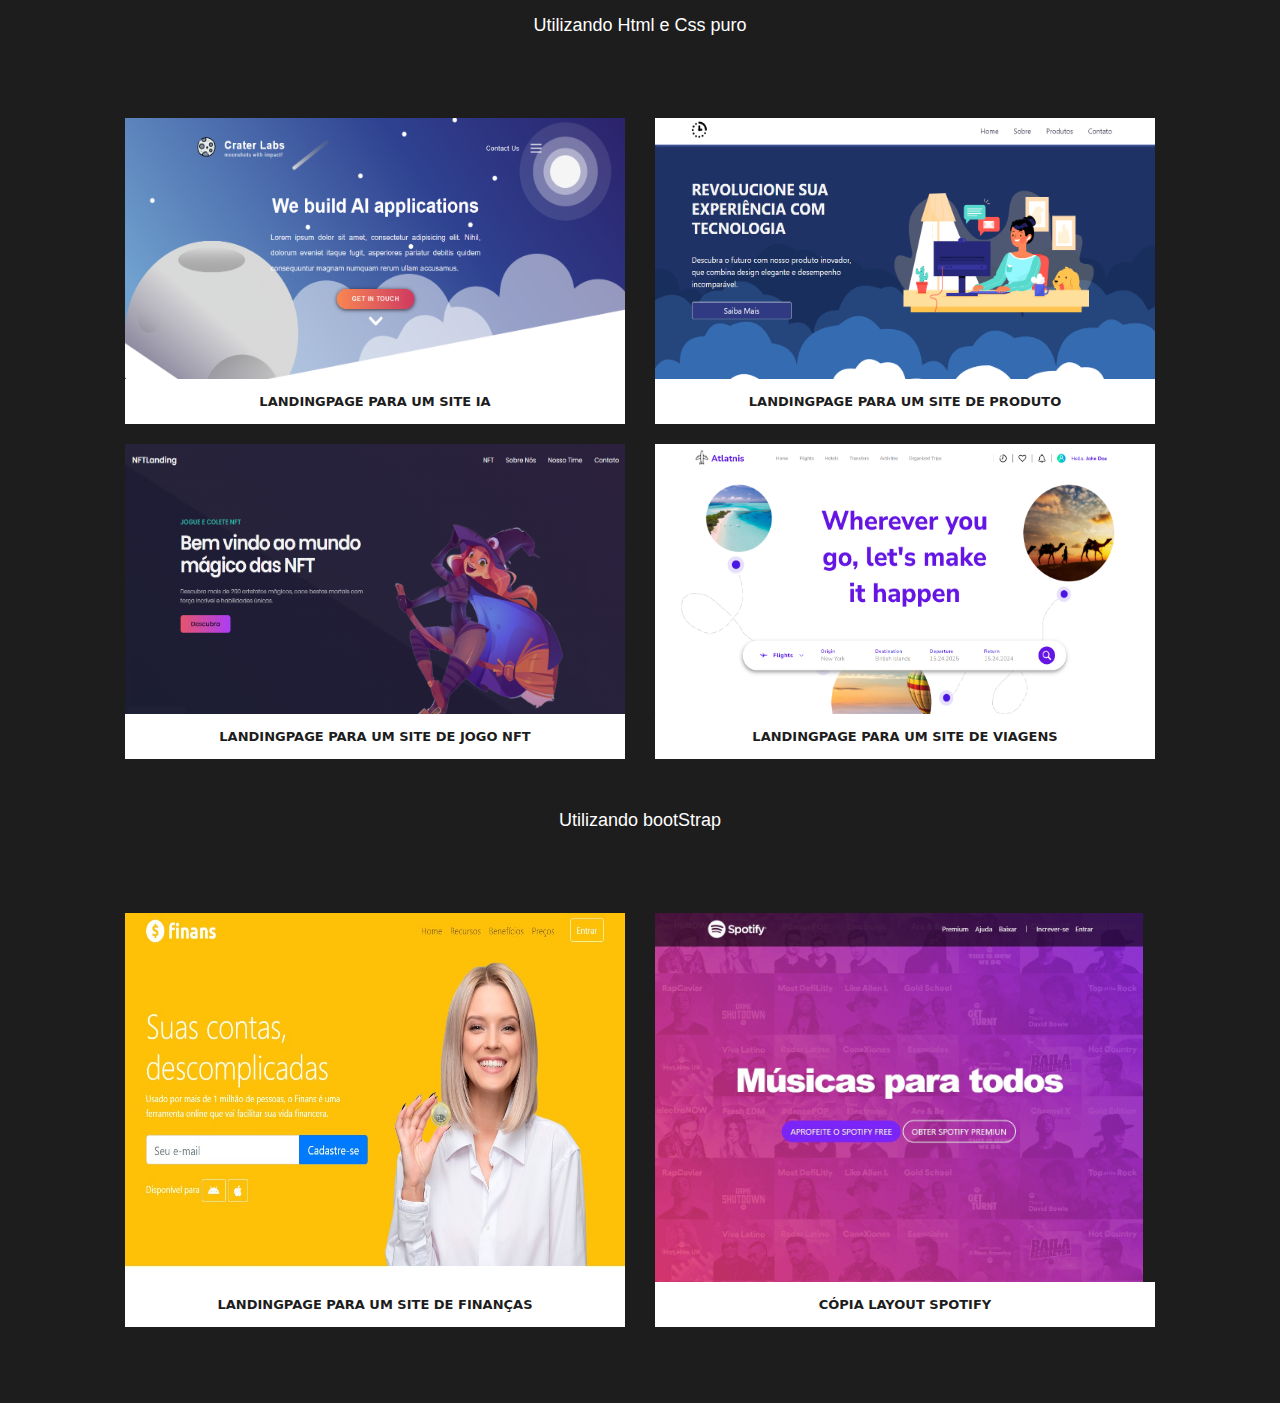
<file: index.html>
<!DOCTYPE html>
<html lang="en">

<head>
    <meta charset="UTF-8">
    <meta name="viewport" content="width=device-width, initial-scale=1.0">
    <link rel="stylesheet" href="./assets/css/style.css">
    <title>layouts</title>
    <style>

    </style>
</head>

<body>
    <header>
        <!-- <nav class="menu">
            <a href="">produto</a>
            <a href="">NFT</a>
            <a href="">AI</a>
        </nav> -->
    </header>

    <h2
        style="font-size: large; color: white; text-align: center; font-family: 'Trebuchet MS', 'Lucida Sans Unicode', 'Lucida Grande', 'Lucida Sans', Arial, sans-serif; margin: 15px;">
        Utilizando Html e Css puro</h2>

    <section class="galery">

        <div id="card-one" class="card"><a href="./landingpage-IA/index.html"><img src="./assets/img/IA.png" alt="">
                <p>LandingPage para um site IA</p>
            </a></div>
        <div id="card-two" class="card"><a href="./landing-page-prod/index.html"><img src="./assets/img/prod.png"
                    alt="">
                <p>LandingPage para um site de produto</p>
            </a></div>
        <div id="card-three" class="card"><a href="./landingpage-nft/index.html"><img src="./assets/img/nft.png" alt="">
                <p>LandingPage para um site de jogo nft</p>
            </a></div>
        <div id="card-three" class="card"><a href="./landingpage-travel/index.html"><img src="./assets/img/travel.png"
                    alt="">
                <p>LandingPage para um site de viagens</p>
            </a></div>

    </section>
    <h2
        style="font-size: large; color: white; text-align: center; font-family: 'Trebuchet MS', 'Lucida Sans Unicode', 'Lucida Grande', 'Lucida Sans', Arial, sans-serif; margin-bottom: 15px;">
        Utilizando bootStrap</h2>

    <section class="galery">

        <div id="card-one" class="card">
            <a href="./projeto-bootstrap/index.html">
                <img src="./assets/img/finans.jpeg" alt="">
                <p>LandingPage para um site de finanças</p>
            </a>
        </div>
        <div id="card-one" class="card">
            <a href="./projeto-spotify/">
                <img src="./assets/img/spotify.jpeg" alt="">
                <p>Cópia layout spotify</p>
            </a>
        </div>


    </section>

</body>

</html>
</file>
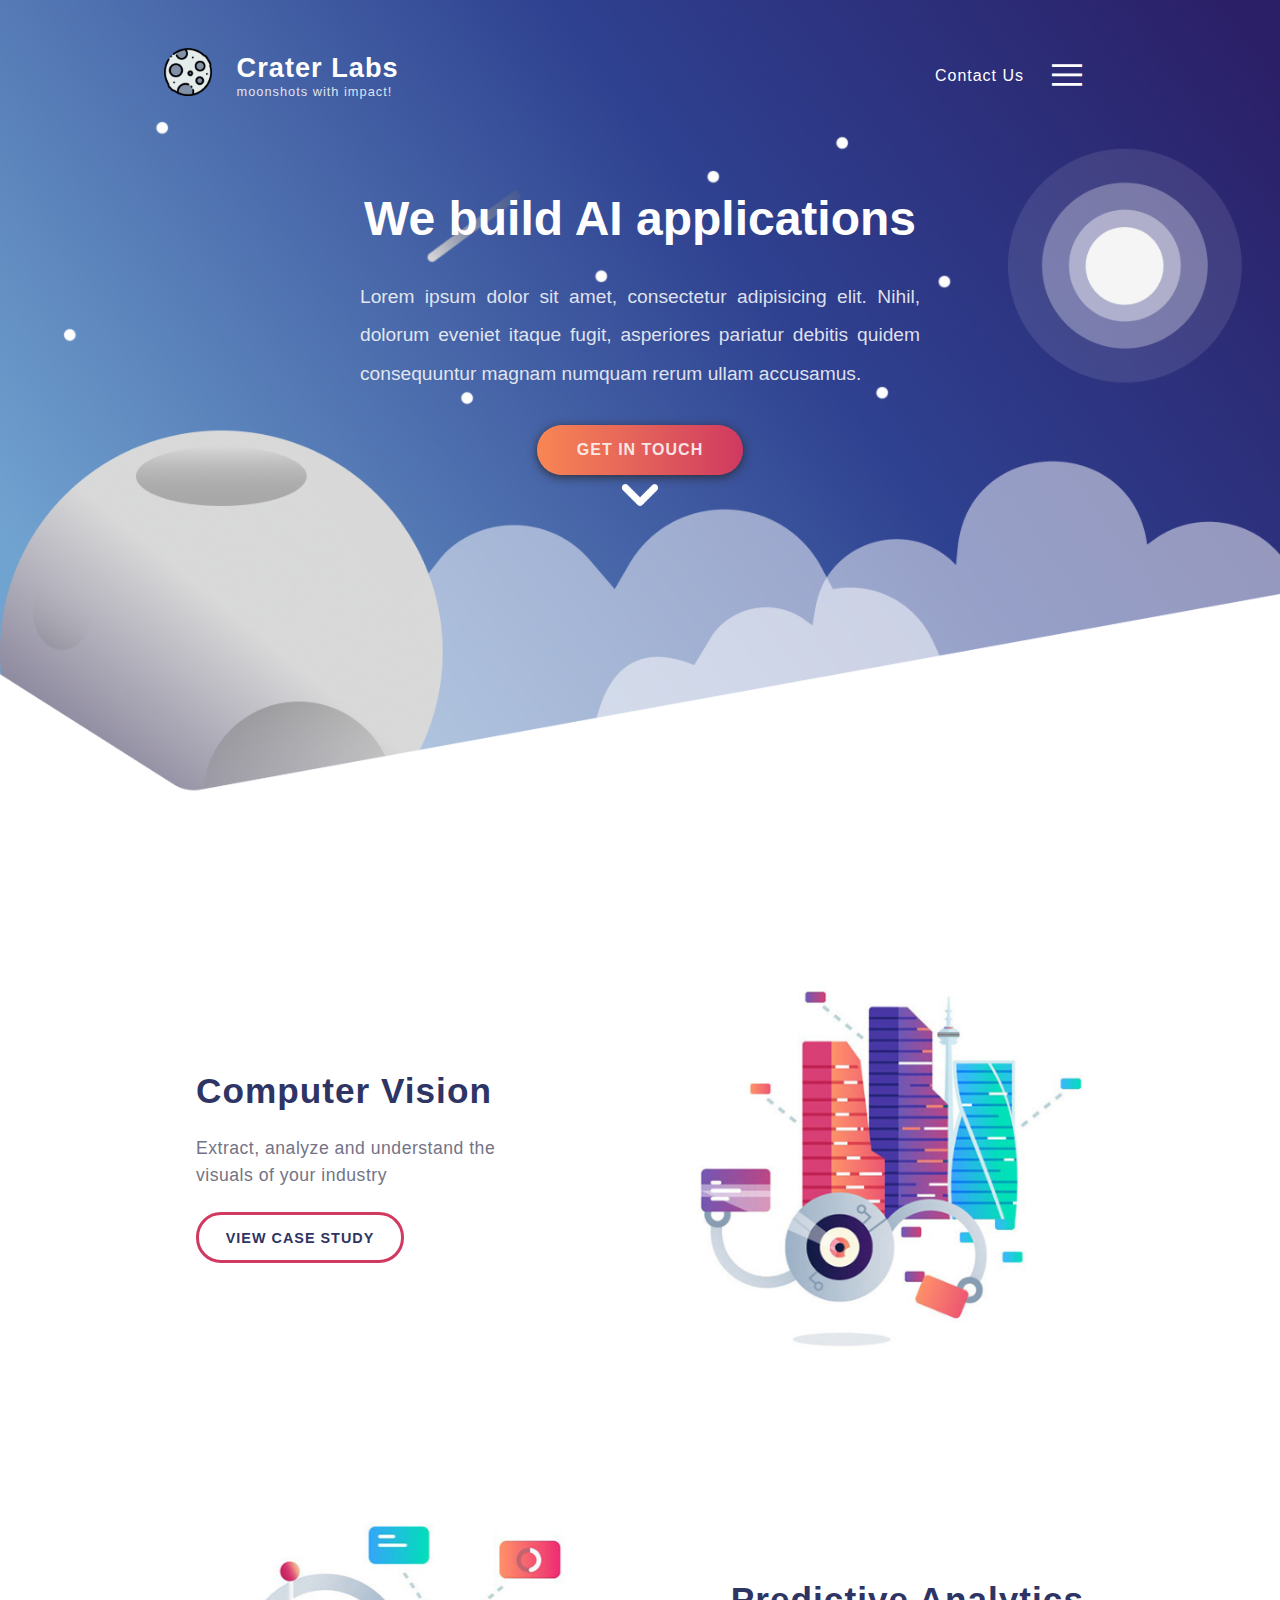
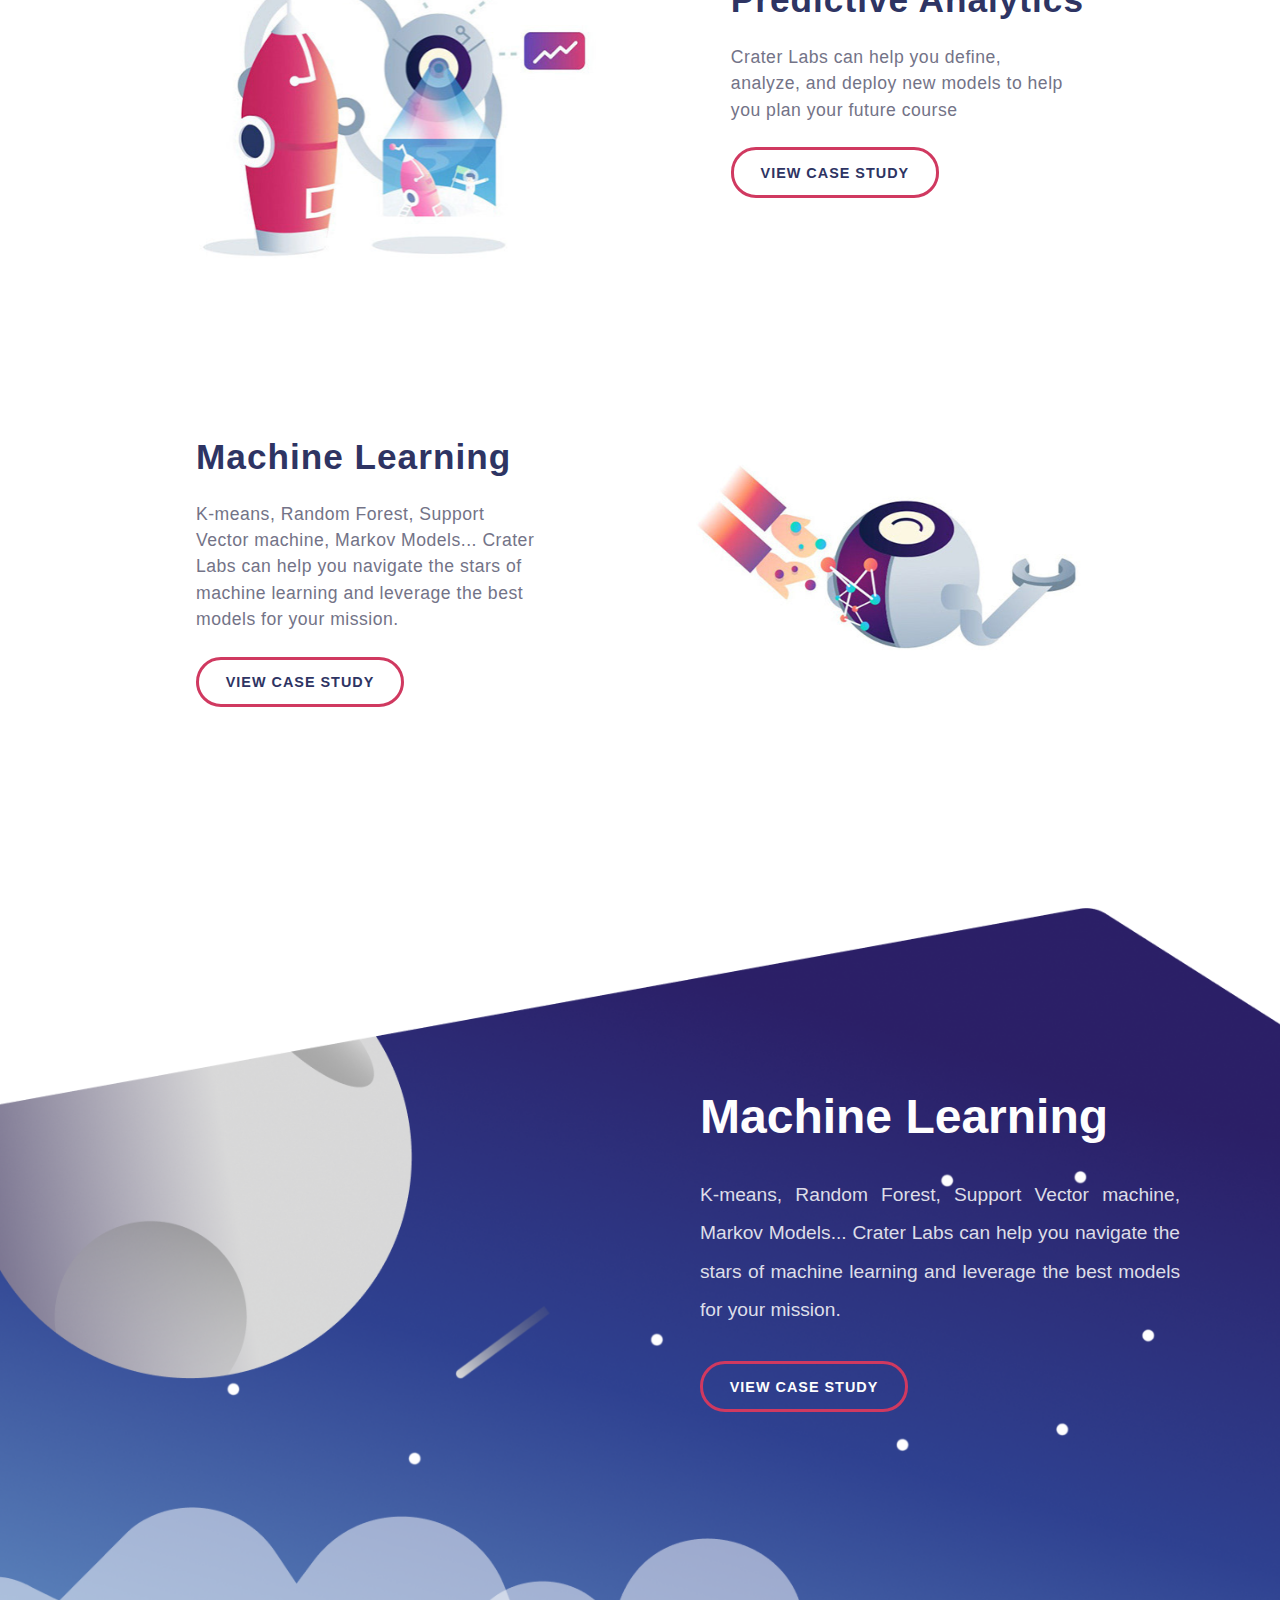
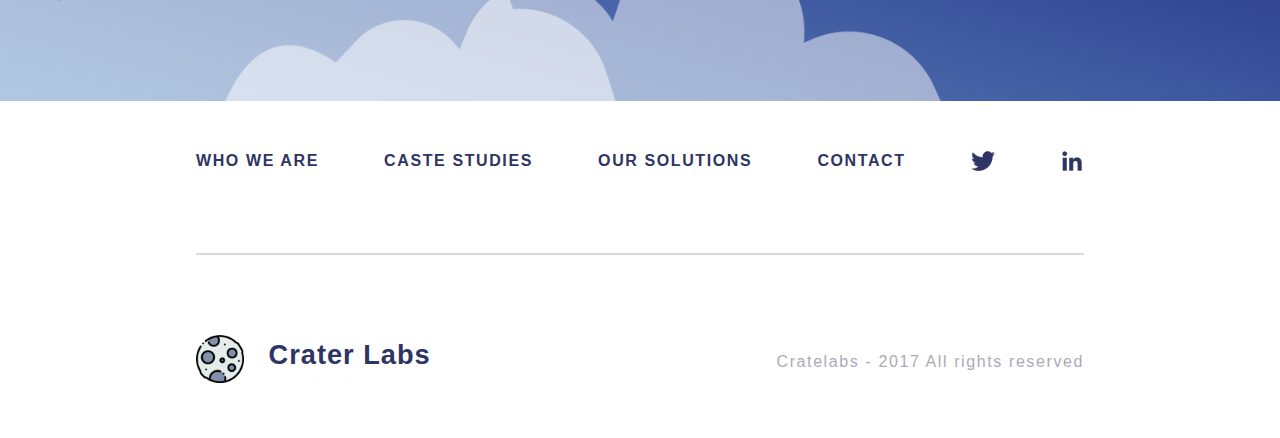
<file: AI-landingpage/index.html>
<!DOCTYPE html>
<html lang="en">

<head>
    <meta charset="UTF-8">
    <meta name="viewport" content="width=device-width, initial-scale=1.0">
    <link rel="stylesheet" href="./assets/css/style.css">
    <title>IaLandingPage</title>
</head>

<body>
    <div class="astroner-bg container-frame">
        <aside class="aside">
            <div class="aside-logo"><a href="../index.html">
                    <div class="aside-moon">
                        <img src="./assets/img/lua.png" alt="">
                    </div>
                    <div class="aside-logo-text">
                        <h1>Crater Labs</h1>
                        <p>moonshots with impact!</p>
                    </div>
                </a>
            </div>
            <nav>
                <ul>
                    <li><a href="#">Contact Us</a></li>
                    <li class="aside-burguer"><a href="#">|||</a></li>
                </ul>
            </nav>
        </aside>
        <section class="container home-container">
            <div class="home-title">We build AI applications</div>
            <div class="home-text">Lorem ipsum dolor sit amet, consectetur adipisicing elit. Nihil, dolorum eveniet
                itaque fugit, asperiores pariatur debitis quidem consequuntur magnam numquam rerum ullam accusamus.
            </div>
            <div class="home-btn">get in touch</div>
            <div class="home-arrow"><img src="./assets/img/flecha.png" alt=""></div>
        </section>
    </div>
    <section class="card-container container">
        <div class="card-left">
            <div class="card-title">Computer Vision</div>
            <div class="card-text">Extract, analyze and understand the visuals of your industry</div>
            <div class="card-btn">view case study</div>
        </div>
        <div class="card-right">
            <img class="card-img-right" src="./assets/img/vision-robot.png" alt="">
        </div>
    </section>
    <section class="card-container container">
        <div class="card-left">
            <img class="card-img-left" src="./assets/img/predictive.png" alt="">
        </div>
        <div class="card-right">
            <div class="card-title">Predictive Analytics</div>
            <div class="card-text">Crater Labs can help you define, analyze, and deploy new models to help you plan your
                future course</div>
            <div class="card-btn">view case study</div>
        </div>
    </section>
    <section class="card-container container">
        <div class="card-left">
            <div class="card-title">Machine Learning</div>
            <div class="card-text">K-means, Random Forest, Support Vector machine, Markov Models... Crater Labs can help
                you navigate the stars of machine learning and leverage the best models for your mission.</div>
            <div class="card-btn">view case study</div>
        </div>
        <div class="card-right">
            <img class="card-img-right" src="./assets/img/machine.png" alt="">
        </div>
    </section>
    <div class="moon-bg container-frame">
        <section class="card-moon-bottom container">
            <div></div>
            <div class="card-right">
                <div class="home-title">Machine Learning</div>
                <div class="home-text">K-means, Random Forest, Support Vector machine, Markov Models... Crater Labs can
                    help
                    you navigate the stars of machine learning and leverage the best models for your mission.</div>
                <div class="card-btn">view case study</div>
            </div>
        </section>
    </div>
    <footer class="footer">
        <div class="footer-list">
            <ul>
                <li>Who we are</li>
                <li>caste studies</li>
                <li>our solutions</li>
                <li>contact</li>
                <li><img class="footer-img" src="./assets/img/twitter.png" alt=""></li>
                <li><img class="footer-img" src="./assets/img/linkedin.png" alt=""></li>
            </ul>
        </div>
        <div class="line"></div>
        <div class="footer-bot">
            <div class="aside-logo"><a href="">
                    <div class="aside-moon">
                        <img src="./assets/img/lua.png" alt="">
                    </div>
                    <div class="aside-logo-text">
                        <h1>Crater Labs</h1>
                        <p>moonshots with impact!</p>
                    </div>
                </a>
            </div>
            <div class="footer-copyright">Cratelabs - 2017 All rights reserved</div>
        </div>
    </footer>
</body>

</html>
</file>
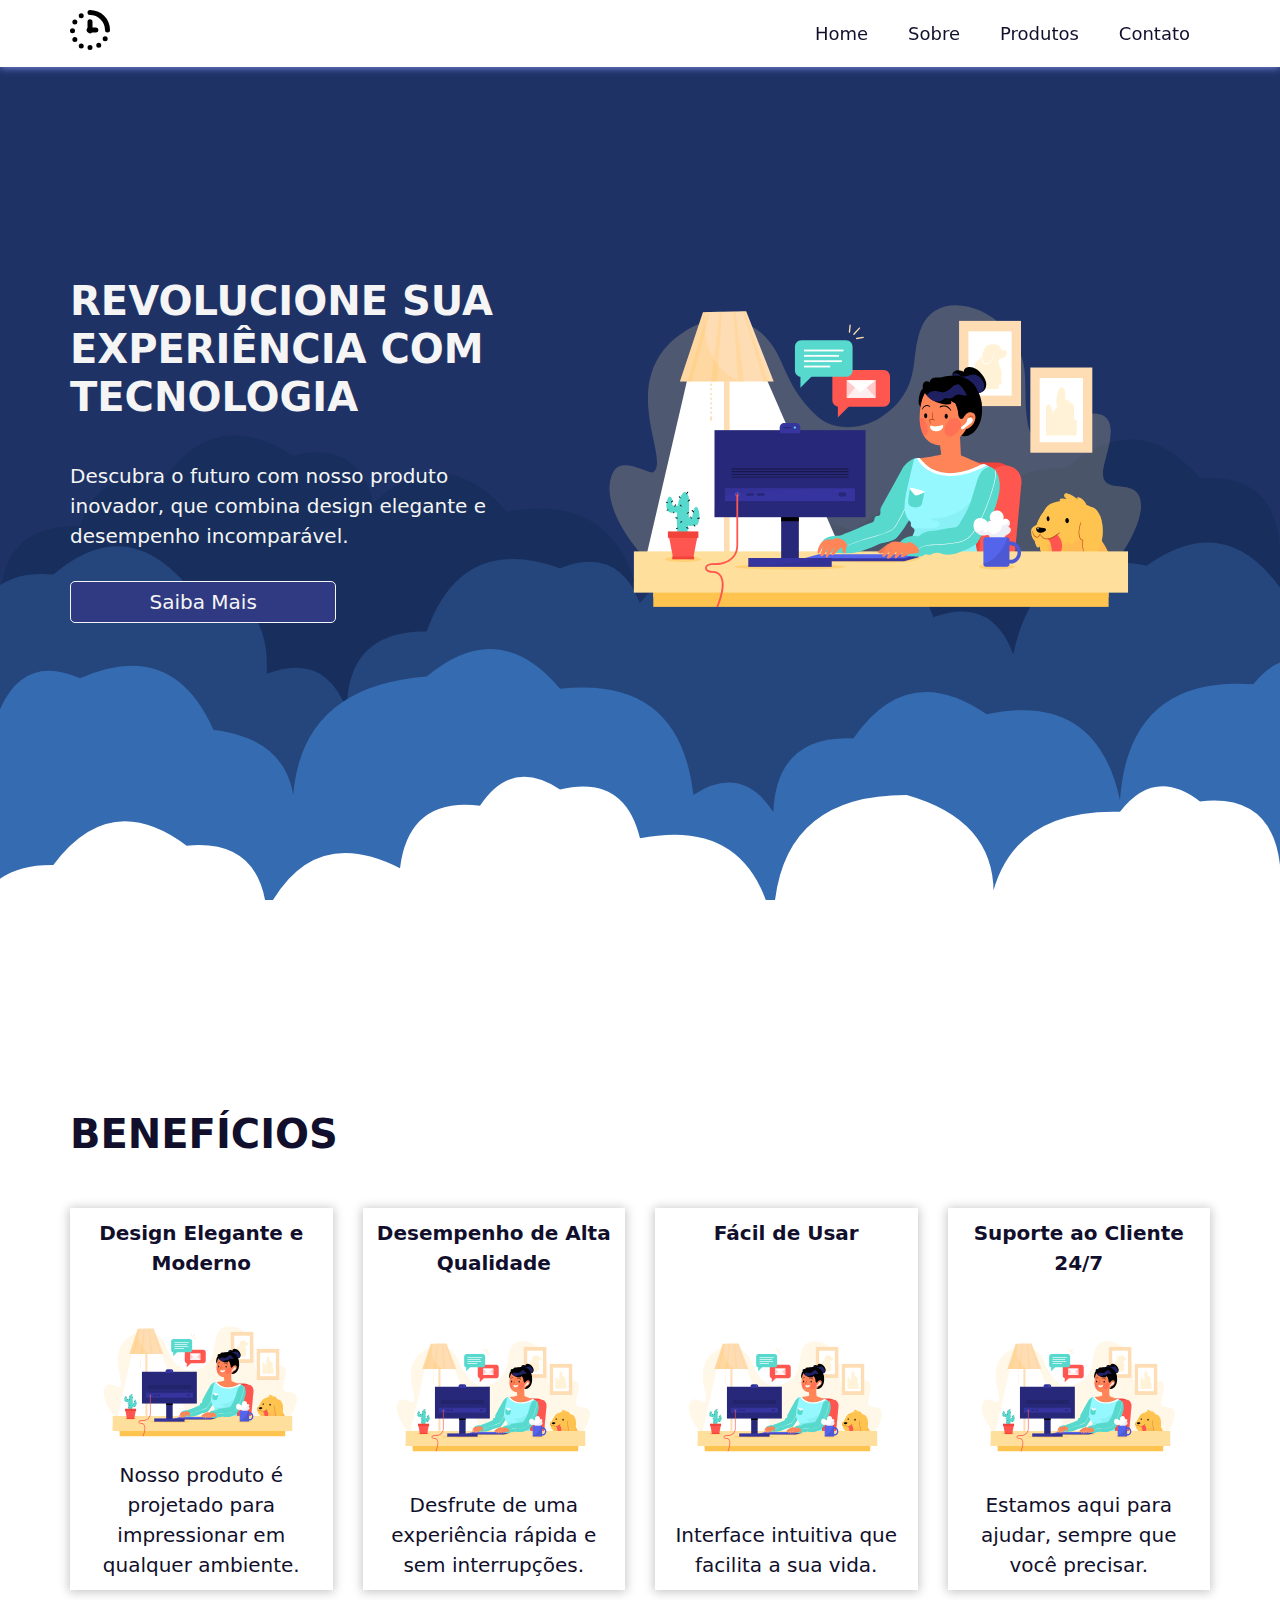
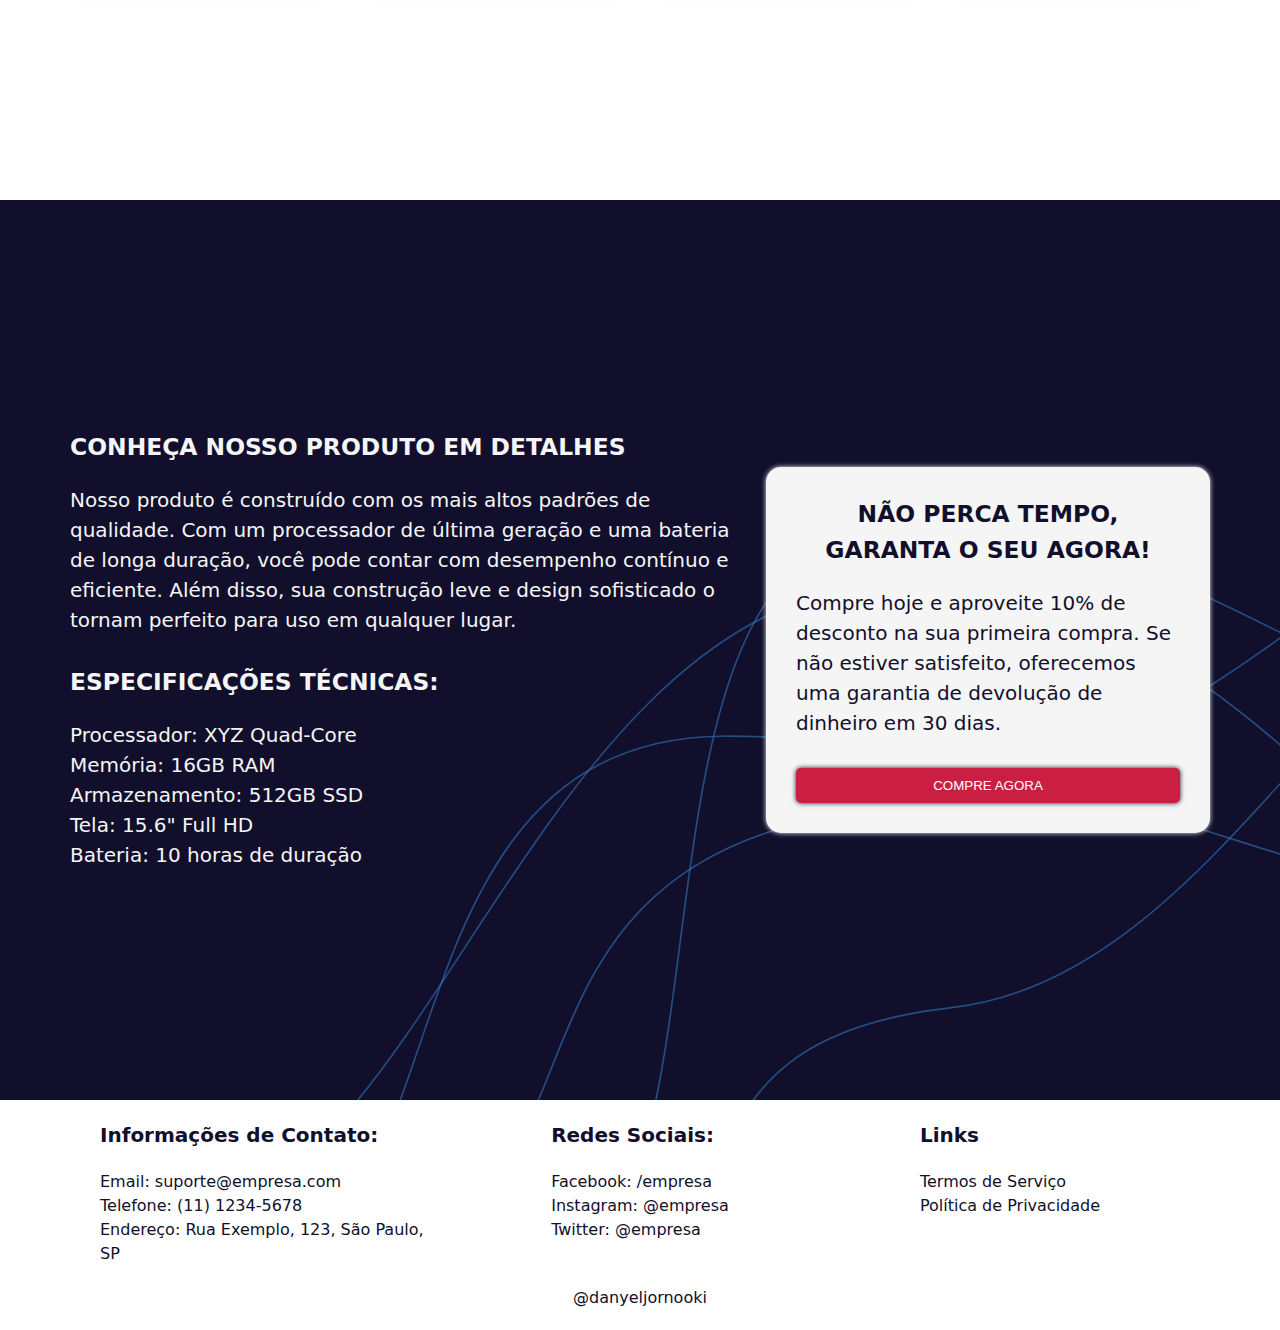
<file: landing-page-prod/index.html>
<!DOCTYPE html>
<html lang="pt-BR">

<head>
    <meta charset="UTF-8">
    <meta name="viewport" content="width=device-width, initial-scale=1.0">
    <title>Produto</title>
    <link rel="stylesheet" href="./assets/css/style.css">
</head>

<body>
    <aside class="menu white-bg">
        <div class="menu-content main-content">
            <a href="../index.html"><img src="assets/img/logo.svg" class="logo-img" alt="Logo"></a>
            <nav>
                <ul>
                    <li><a href="#home">Home</a></li>
                    <li><a href="#sobre">Sobre</a></li>
                    <li><a href="#produto">Produtos</a></li>
                    <li><a href="#contato">Contato</a></li>
                </ul>
            </nav>
        </div>
    </aside>

    <section id="home" class="cloud-bg container">
        <div class="main-content container-content">
            <div class="container-content-text">
                <h2>Revolucione Sua Experiência com Tecnologia</h2>
                <p>Descubra o futuro com nosso produto inovador, que combina design elegante e desempenho
                    incomparável.
                </p>
                <div class="btn-saiba" role="button" >Saiba Mais</div>
            </div>
            <div class="content-img">
                <img src="assets/img/imagem-app.svg" alt="imagem mulher trabalhando computador">
            </div>
        </div>
    </section>

    <section id="sobre" class="container">
        <div class="main-content grid-about-content">
            <h2 class="grid-title">Benefícios</h2>
            <div class="grid">
                <article class="about-ben">
                    <h3>Design Elegante e Moderno</h3>
                    <img src="assets/img/imagem-app.svg" alt="imagem mulher trabalhando computador">
                    <p>Nosso produto é projetado para impressionar em qualquer ambiente.</p>
                </article>
                <article class="about-ben">
                    <h3>Desempenho de Alta Qualidade</h3>
                    <img src="assets/img/imagem-app.svg" alt="imagem mulher trabalhando computador">
                    <p>Desfrute de uma experiência rápida e sem interrupções.</p>
                </article class="about-ben">
                <article class="about-ben">
                    <h3>Fácil de Usar</h3>
                    <img src="assets/img/imagem-app.svg" alt="imagem mulher trabalhando computador">
                    <p>Interface intuitiva que facilita a sua vida.</p>
                </article>
                <article class="about-ben">
                    <h3>Suporte ao Cliente 24/7</h3>
                    <img src="assets/img/imagem-app.svg" alt="imagem mulher trabalhando computador">
                    <p>Estamos aqui para ajudar, sempre que você precisar.</p>
                </article>
            </div>
        </div>
    </section>

    <section id="produto" class="line-bg container">
        <div class="main-content prod-content">
            <div class="prod-content-text ">

                <h3>Conheça Nosso Produto em Detalhes</h3>
                <p>Nosso produto é construído com os mais altos padrões de qualidade. Com um processador de última
                    geração e uma bateria de longa duração, você pode contar com desempenho contínuo e eficiente.
                    Além
                    disso, sua construção leve e design sofisticado o tornam perfeito para uso em qualquer lugar.
                </p>
                <br>
                <h3>Especificações Técnicas:</h3>
                <ul>
                    <li>Processador: XYZ Quad-Core</li>
                    <li>Memória: 16GB RAM</li>
                    <li>Armazenamento: 512GB SSD</li>
                    <li>Tela: 15.6" Full HD</li>
                    <li>Bateria: 10 horas de duração</li>
                </ul>

            </div>

            <div class="prod-content-text notication-text">
                <div>
                    <h3>Não Perca Tempo, Garanta o Seu Agora!</h3>
                    <p>Compre hoje e aproveite 10% de desconto na sua primeira compra. Se não estiver
                        satisfeito, oferecemos uma garantia de devolução de dinheiro em 30 dias.</p>
                    <button>Compre Agora</button>
                </div>
            </div>
        </div>
    </section>

    <footer id="contato" class="footer">
        <div class="grid">
            <div>
                <h3>Informações de Contato:</h3>
                <ul>
                    <li>Email: suporte@empresa.com</li>
                    <li>Telefone: (11) 1234-5678</li>
                    <li>Endereço: Rua Exemplo, 123, São Paulo, SP</li>
                </ul>
    
    
            </div>
            <div>
                <h3>Redes Sociais:</h3>
                <ul>
                    <li>Facebook: /empresa</li>
                    <li>Instagram: @empresa</li>
                    <li>Twitter: @empresa</li>
                </ul>
            </div>
            <div>
                <h3>Links</h3>
                <ul>
                    <li>Termos de Serviço</li>
                    <li>Política de Privacidade</li>
                </ul>
            </div>
        </div>
        <p><a rel="nofollow" target="_blank" href="https://github.com/danyeljornooki">@danyeljornooki</a>
    </footer>
</body>

</html>
</file>
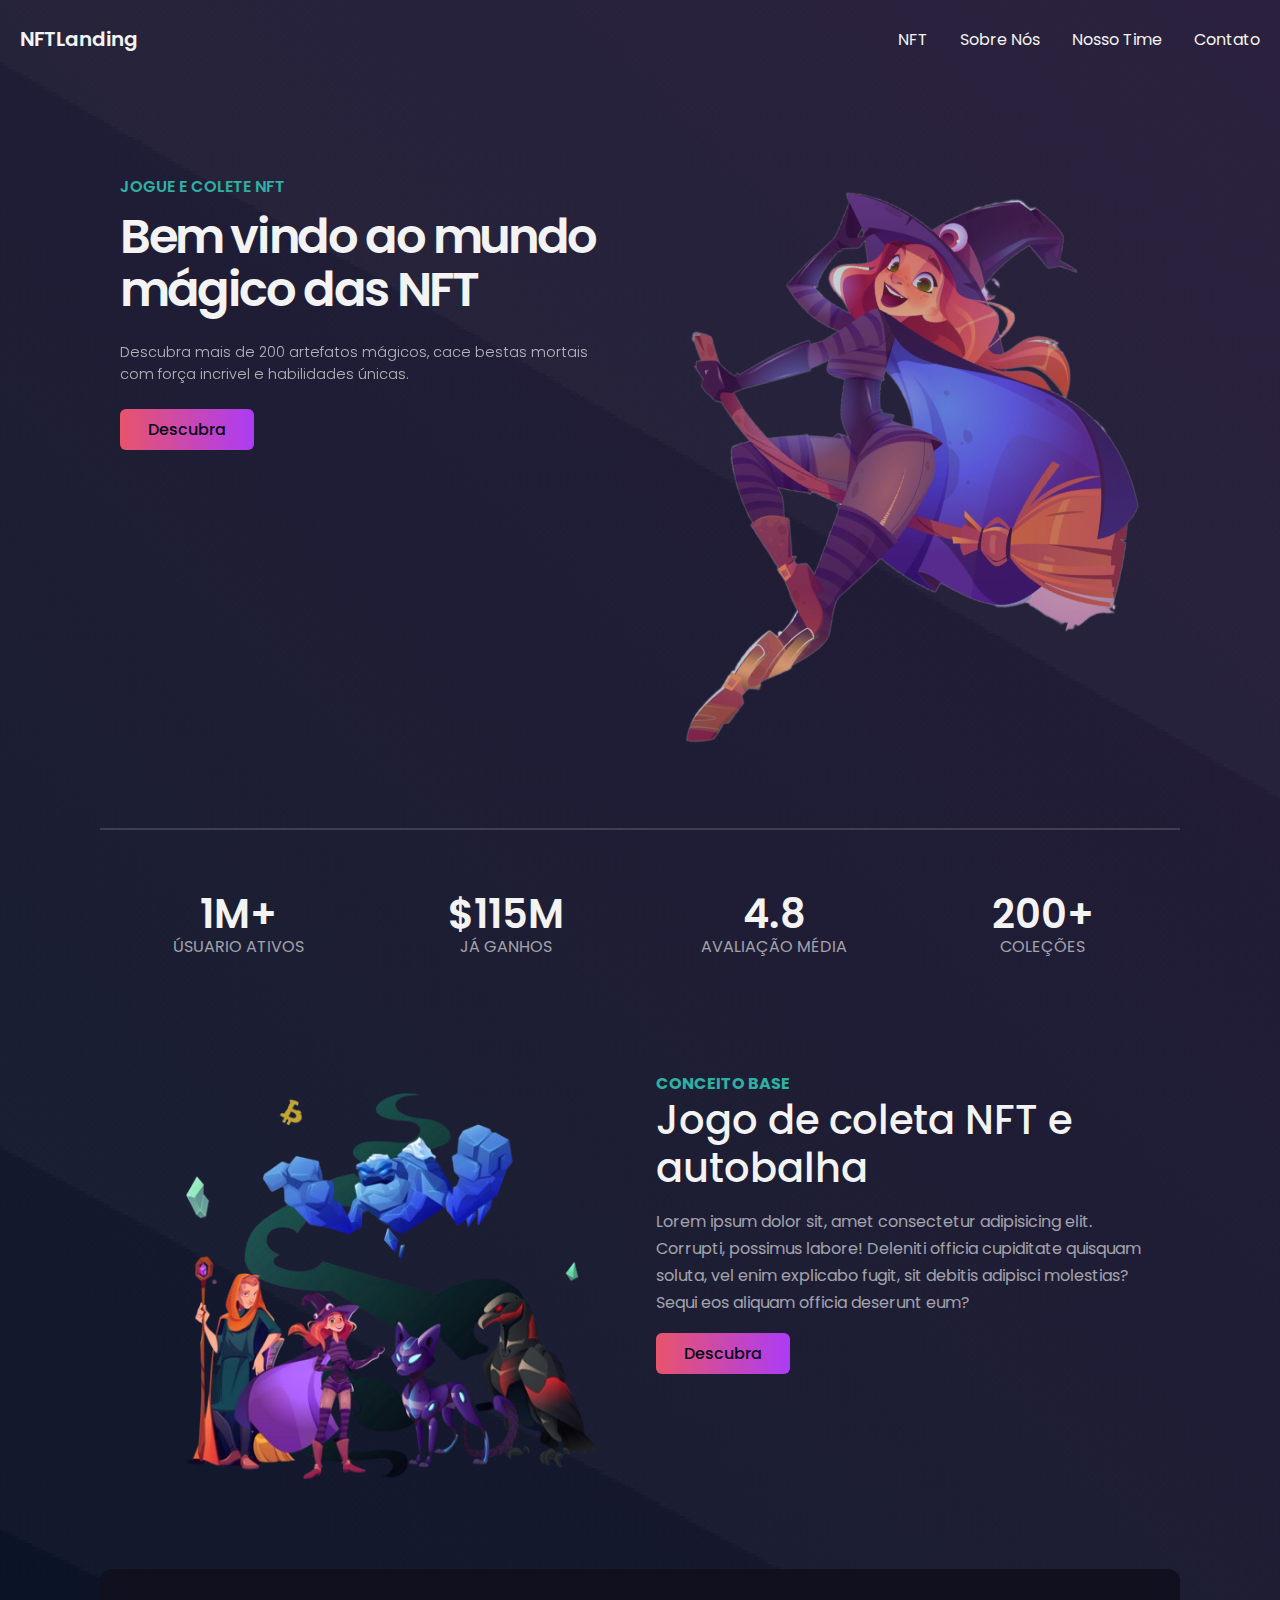
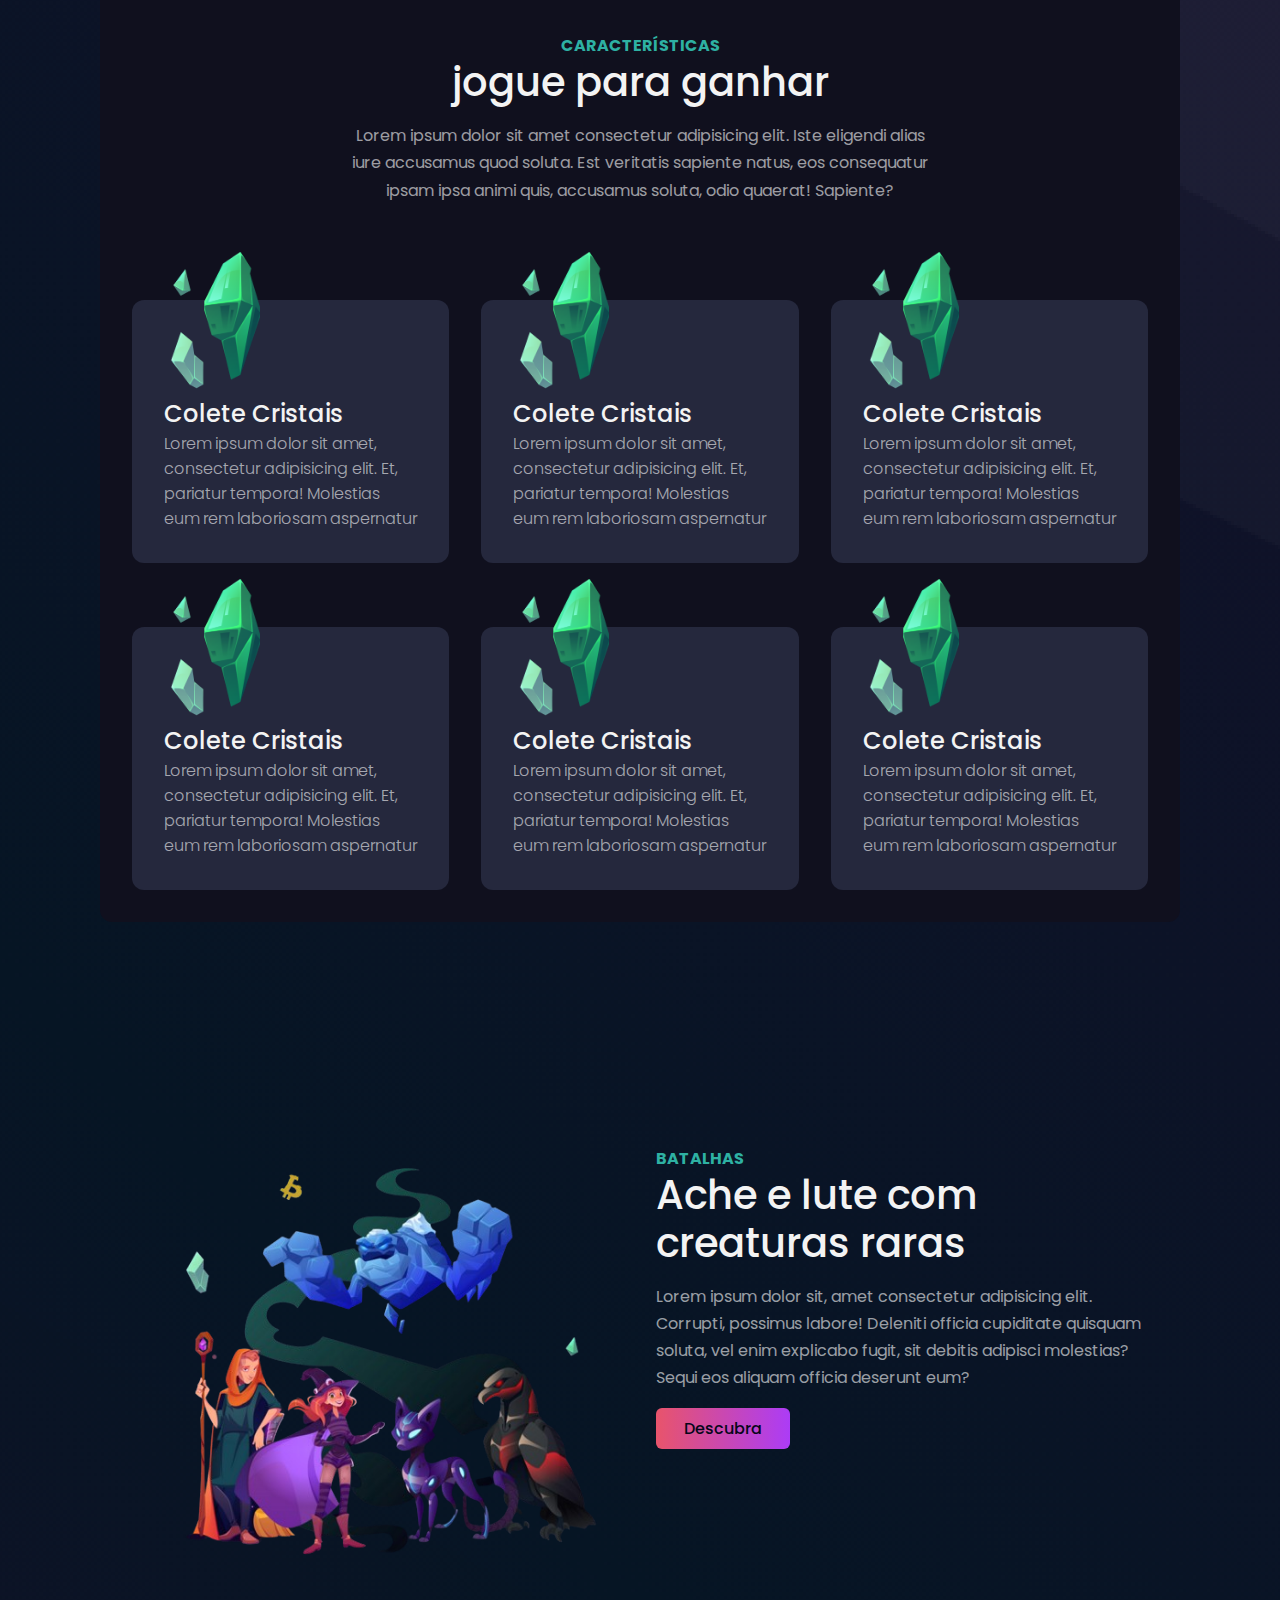
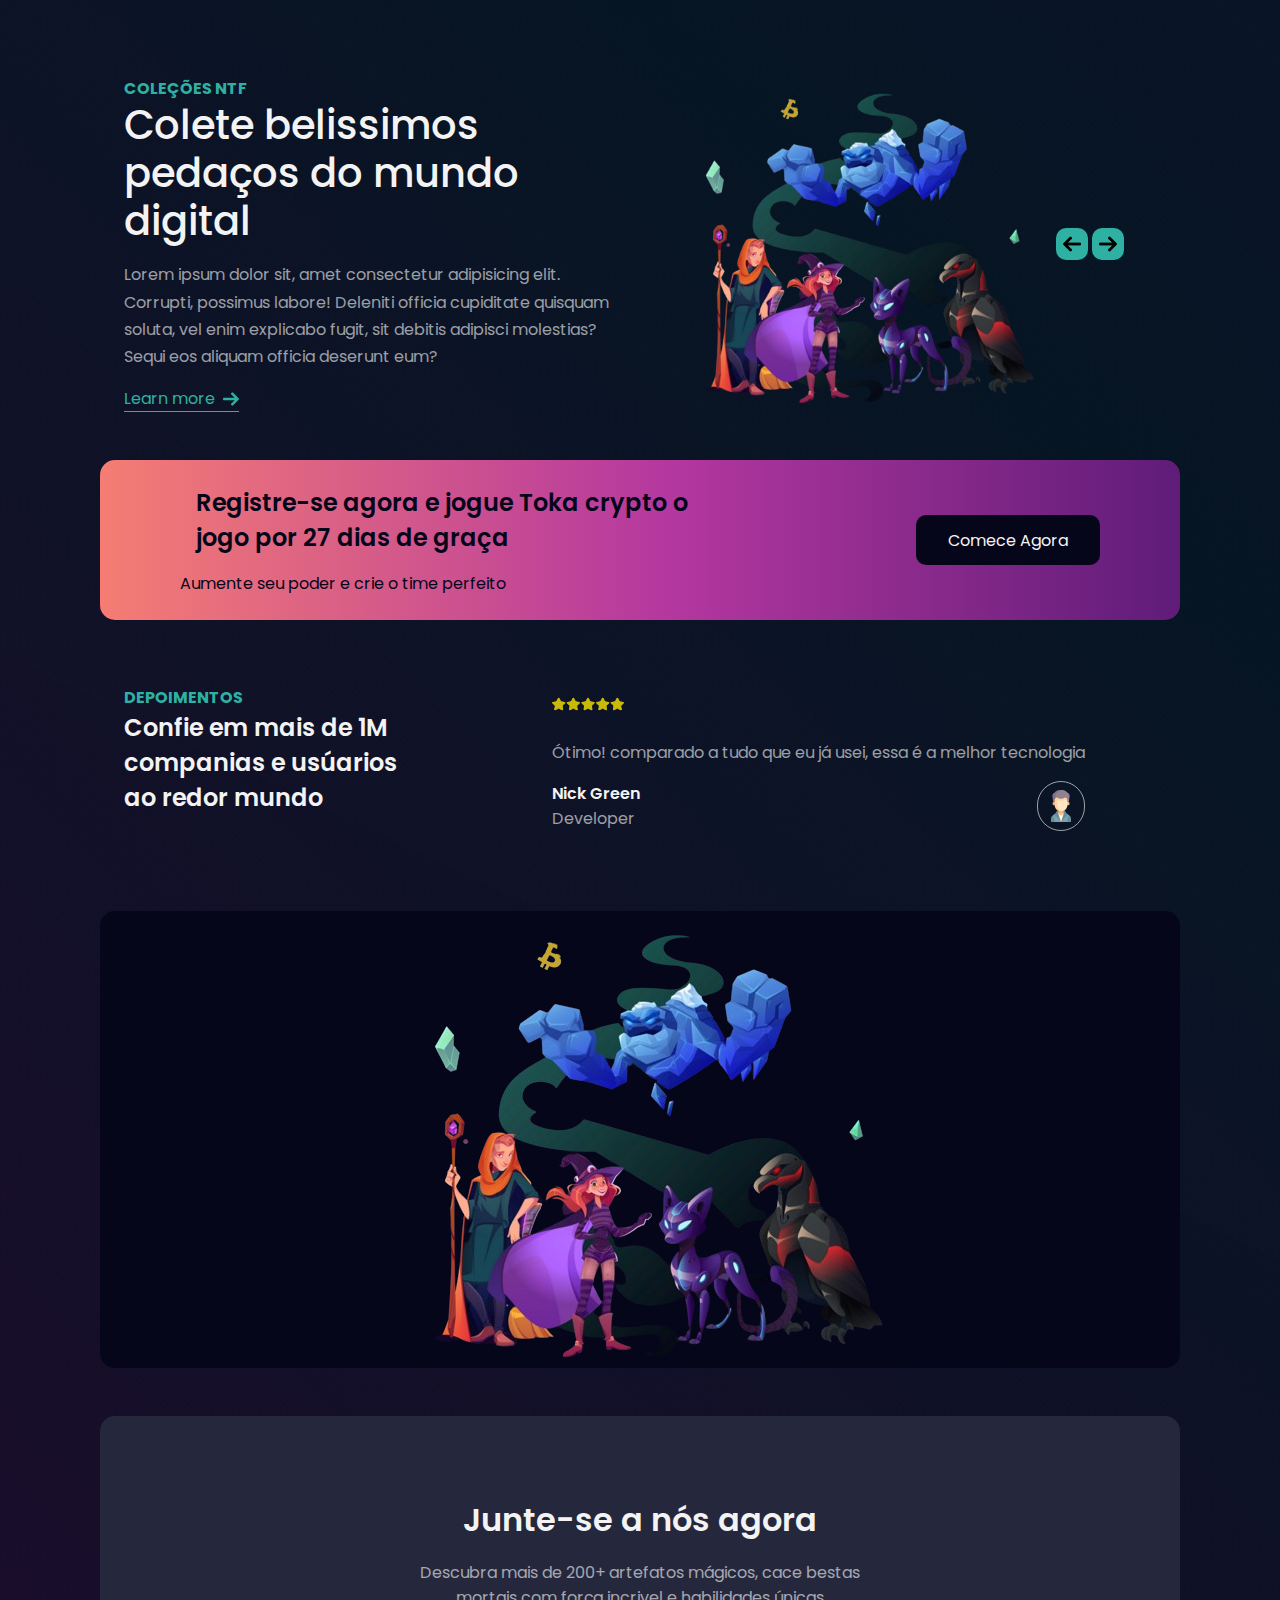
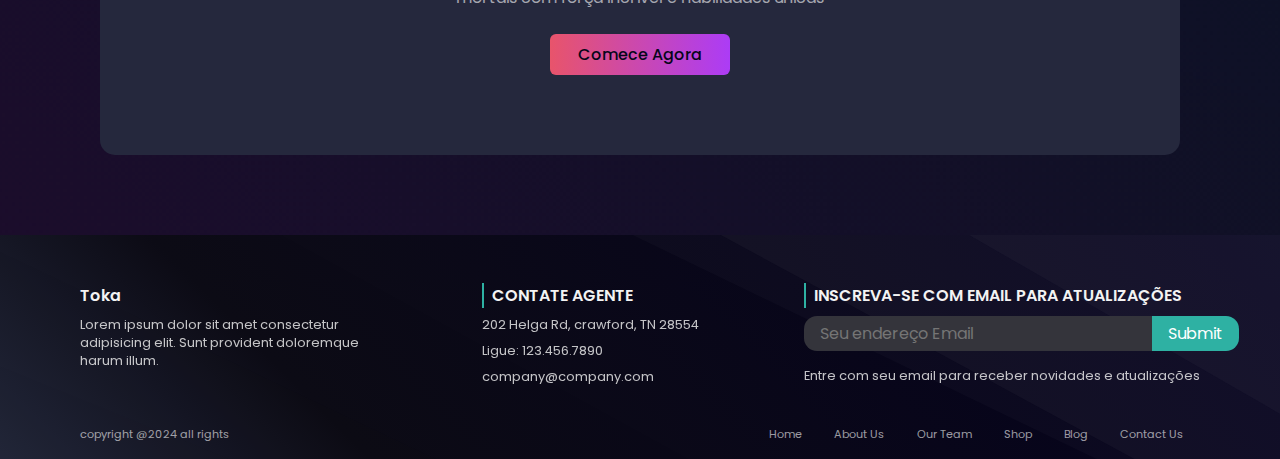
<file: landingpage-nft/index.html>
<!DOCTYPE html>
<html lang="pt-BR">

<head>
    <meta charset="UTF-8">
    <meta name="viewport" content="width=device-width, initial-scale=1.0">
    <link rel="preconnect" href="https://fonts.googleapis.com">
    <link rel="preconnect" href="https://fonts.gstatic.com" crossorigin>
    <link
        href="https://fonts.googleapis.com/css2?family=Montserrat:ital,wght@0,100..900;1,100..900&family=Open+Sans:ital,wght@0,300..800;1,300..800&family=Poppins:ital,wght@0,100;0,200;0,300;0,400;0,500;0,600;0,700;0,800;0,900;1,100;1,200;1,300;1,400;1,500;1,600;1,700;1,800;1,900&display=swap"
        rel="stylesheet">
    <link rel="stylesheet" href="./assets/css/style.css">
    <title>NFT</title>
</head>

<body class="overlay-bg">

    <header class="header">
        <span class="header-logo"><a href="../index.html">NFTLanding</a></span>
        <nav class="header-nav">
            <ul class="nav-ul">
                <li class="nav-li"><a class="nav-a" href="#">NFT</a></li>
                <li class="nav-li"><a class="nav-a" href="#">Sobre Nós</a></li>
                <li class="nav-li"><a class="nav-a" href="#">Nosso Time</a></li>
                <li class="nav-li"><a class="nav-a" href="#">Contato</a></li>
            </ul>
        </nav>
        <button class="header-icon-btn">
            <svg xmlns="http://www.w3.org/2000/svg" id="Outline" viewBox="0 0 24 24" class="header-icon">
                <rect y="11" width="24" height="2" rx="1" fill="rgb(255, 255, 255)" />
                <rect y="4" width="24" height="2" rx="1" fill="rgb(255, 255, 255)" />
                <rect y="18" width="24" height="2" rx="1" fill="rgb(255, 255, 255)" />
            </svg>
        </button>
    </header>

    <section class="hero">
        <div class="hero-left">
            <span class="hero-up-text">Jogue e Colete NFT</span>
            <h1 class="hero-title">Bem vindo ao mundo mágico das NFT</h1>
            <h2 class="hero-description">Descubra mais de 200 artefatos mágicos, cace bestas mortais com força
                incrivel
                e habilidades únicas.</h2>
            <button class="section-btn">Descubra</button>
        </div>
        <div class="hero-right">
            <img class="hero-img" src="./assets/img/fada.png" alt="">
        </div>
    </section>

    <section class="info">
        <div class="line"></div>
        <div class="items-wrapper">
            <div class="item">
                <div class="item-title">1M+</div>
                <div class="item-description">Úsuario ativos</div>
            </div>
            <div class="item">
                <div class="item-title">$115M</div>
                <div class="item-description">Já ganhos</div>
            </div>
            <div class="item">
                <div class="item-title">4.8</div>
                <div class="item-description">Avaliação média</div>
            </div>
            <div class="item">
                <div class="item-title">200+</div>
                <div class="item-description">Coleções</div>
            </div>
        </div>
        <div class="info-wrapper">
            <div class="info-left">
                <img src="./assets/img/group-nft.png" alt="Um grupo de herois nft's">
            </div>
            <div class="info-right">
                <div class="section-up-text">
                    Conceito base
                </div>
                <div class="section-title">Jogo de coleta NFT e autobalha</div>
                <div class="section-description">Lorem ipsum dolor sit, amet consectetur adipisicing elit. Corrupti,
                    possimus labore! Deleniti officia cupiditate quisquam soluta, vel enim explicabo fugit, sit
                    debitis
                    adipisci molestias? Sequi eos aliquam officia deserunt eum?</div>
                <button class="section-btn">Descubra</button>
            </div>
    </section>

    <section class="features">
        <div class="fetures-wrapper">
            <div class="features-text">
                <div class="section-up-text">Características</div>
                <div class="section-title">jogue para ganhar</div>
                <div class="section-description features-description">Lorem ipsum dolor sit amet consectetur
                    adipisicing
                    elit. Iste eligendi
                    alias iure accusamus quod soluta. Est veritatis sapiente natus, eos consequatur ipsam ipsa animi
                    quis,
                    accusamus soluta, odio quaerat! Sapiente?</div>
            </div>
            <div class="feature-cards">
                <div class="feature-card">
                    <img class="feature-card-img" src="./assets/img/feature-icon.png" alt="">
                    <div class="feature-card-title">Colete Cristais</div>
                    <div class="feature-card-description">Lorem ipsum dolor sit amet, consectetur adipisicing elit.
                        Et,
                        pariatur tempora! Molestias eum rem laboriosam aspernatur </div>
                </div>
                <div class="feature-card">
                    <img class="feature-card-img" src="./assets/img/feature-icon.png" alt="">
                    <div class="feature-card-title">Colete Cristais</div>
                    <div class="feature-card-description">Lorem ipsum dolor sit amet, consectetur adipisicing elit.
                        Et,
                        pariatur tempora! Molestias eum rem laboriosam aspernatur </div>
                </div>
                <div class="feature-card">
                    <img class="feature-card-img" src="./assets/img/feature-icon.png" alt="">
                    <div class="feature-card-title">Colete Cristais</div>
                    <div class="feature-card-description">Lorem ipsum dolor sit amet, consectetur adipisicing elit.
                        Et,
                        pariatur tempora! Molestias eum rem laboriosam aspernatur </div>
                </div>
                <div class="feature-card">
                    <img class="feature-card-img" src="./assets/img/feature-icon.png" alt="">
                    <div class="feature-card-title">Colete Cristais</div>
                    <div class="feature-card-description">Lorem ipsum dolor sit amet, consectetur adipisicing elit.
                        Et,
                        pariatur tempora! Molestias eum rem laboriosam aspernatur </div>
                </div>
                <div class="feature-card">
                    <img class="feature-card-img" src="./assets/img/feature-icon.png" alt="">
                    <div class="feature-card-title">Colete Cristais</div>
                    <div class="feature-card-description">Lorem ipsum dolor sit amet, consectetur adipisicing elit.
                        Et,
                        pariatur tempora! Molestias eum rem laboriosam aspernatur </div>
                </div>
                <div class="feature-card">
                    <img class="feature-card-img" src="./assets/img/feature-icon.png" alt="">
                    <div class="feature-card-title">Colete Cristais</div>
                    <div class="feature-card-description">Lorem ipsum dolor sit amet, consectetur adipisicing elit.
                        Et,
                        pariatur tempora! Molestias eum rem laboriosam aspernatur </div>
                </div>
            </div>
        </div>
    </section>

    <section class="info">
        <div class="info-wrapper">
            <div class="info-left">
                <img src="./assets/img/group-nft.png" alt="Um grupo de herois nft's">
            </div>
            <div class="info-right">
                <div class="section-up-text">
                    Batalhas
                </div>
                <div class="section-title">Ache e lute com creaturas raras</div>
                <div class="section-description">Lorem ipsum dolor sit, amet consectetur adipisicing elit. Corrupti,
                    possimus labore! Deleniti officia cupiditate quisquam soluta, vel enim explicabo fugit, sit
                    debitis
                    adipisci molestias? Sequi eos aliquam officia deserunt eum?</div>
                <button class="section-btn">Descubra</button>
            </div>
        </div>
        <div class="info-wrapper">

            <div class="info-left">
                <div class="section-up-text">
                    Coleções NTF
                </div>
                <div class="section-title">Colete belissimos pedaços do mundo digital</div>
                <div class="section-description">
                    Lorem ipsum dolor sit, amet consectetur adipisicing elit.
                    Corrupti,
                    possimus labore! Deleniti officia cupiditate quisquam soluta, vel enim explicabo fugit, sit
                    debitis
                    adipisci molestias? Sequi eos aliquam officia deserunt eum?</div>
                <button class="learn-more-btn">Learn more <img class="arrow-right"
                        src="./assets/img/seta-direita-green.png" alt="seta para direita"></button>
            </div>
            <div class="info-right info-btns">
                <div class="nft-collection">
                    <img src="./assets/img/group-nft.png" alt="Um grupo de herois nft's">
                </div>
                <div class="img-btn-change">
                    <button class="btn-arrow"><img src="./assets/img/seta-esquerda.png" alt=""></button>
                    <button class="btn-arrow"><img src="./assets/img/seta-direita.png" alt=""></button>
                </div>

            </div>
    </section>

    <section class="bunner-register">
        <div class="bunner-left">
            <div class="bunner-title">Registre-se agora e jogue Toka crypto o jogo por 27 dias de graça</div>
            <div class="bunner-description">Aumente seu poder e crie o time perfeito</div>
        </div>
        <div class="bunner-right">
            <button class="bunner-btn">Comece Agora</button>
        </div>
    </section>
    <section class="review">
        <div class="review-left">
            <div class="section-up-text">Depoimentos</div>
            <div class="review-title">Confie em mais de 1M companias e usúarios ao redor mundo</div>
        </div>
        <div class="review-right">
            <img class="review-stars" src="./assets/img/avaliacao.png"
                alt="Ícones feitos por https://www.flaticon.com/br/autores/dmitri13 dmitri13">
            <div class="review-text">Ótimo! comparado a tudo que eu já usei, essa é a melhor tecnologia</div>
            <div class="review-user">
                <div>
                    <div class="review-nick">Nick Green</div>
                    <div class="review-text">Developer</div>
                </div>
                <div class="user-img"><img src="./assets/img/homem.png" alt=""></div>
            </div>
        </div>
    </section>

    <section class="end">
        <div class="video-end"><img src="./assets/img/group-nft.png" alt=""></div>
        <div class="join-us">
            <div class="join-title">Junte-se a nós agora</div>
            <div class="join-text">
                Descubra mais de 200+ artefatos mágicos, cace bestas mortais com força incrivel e habilidades únicas
            </div>
            <button class="section-btn">Comece Agora</button>
        </div>
    </section>

    <footer class="footer">
        <div class="footer-dados">
            <div class="footer-one">
                <div class="footer-title">Toka</div>
                <div class="footer-description">Lorem ipsum dolor sit amet consectetur adipisicing elit. Sunt provident
                    doloremque harum illum.</div>
            </div>
            <div class="footer-two">
                <div class="footer-contact-title">Contate agente</div>
                <div class="footer-description">202 Helga Rd, crawford, TN 28554</div>
                <div class="footer-description">Ligue: 123.456.7890</div>
                <div class="footer-description">company@company.com</div>
            </div>
            <div class="footer-three">
                <div class="footer-contact-title">Inscreva-se com email para atualizações</div>
                <div class="footer-form">
                    <form id="email" action="">
                        <input class="footer-email" type="email" name="" placeholder="Seu endereço Email" id="">
                        <input class="footer-submit" type="submit">
                    </form>
                </div>
                <div class="footer-description">Entre com seu email para receber novidades e atualizações </div>
            </div>
        </div>
        <div class="copyright">
            <div>copyright @2024 all rights</div>
            <div>
                <ul>
                    <li>Home</li>
                    <li>About Us</li>
                    <li>Our Team</li>
                    <li>Shop</li>
                    <li>Blog</li>
                    <li>Contact Us</li>
                </ul>
            </div>
        </div>
    </footer>
</body>

</html>
</file>
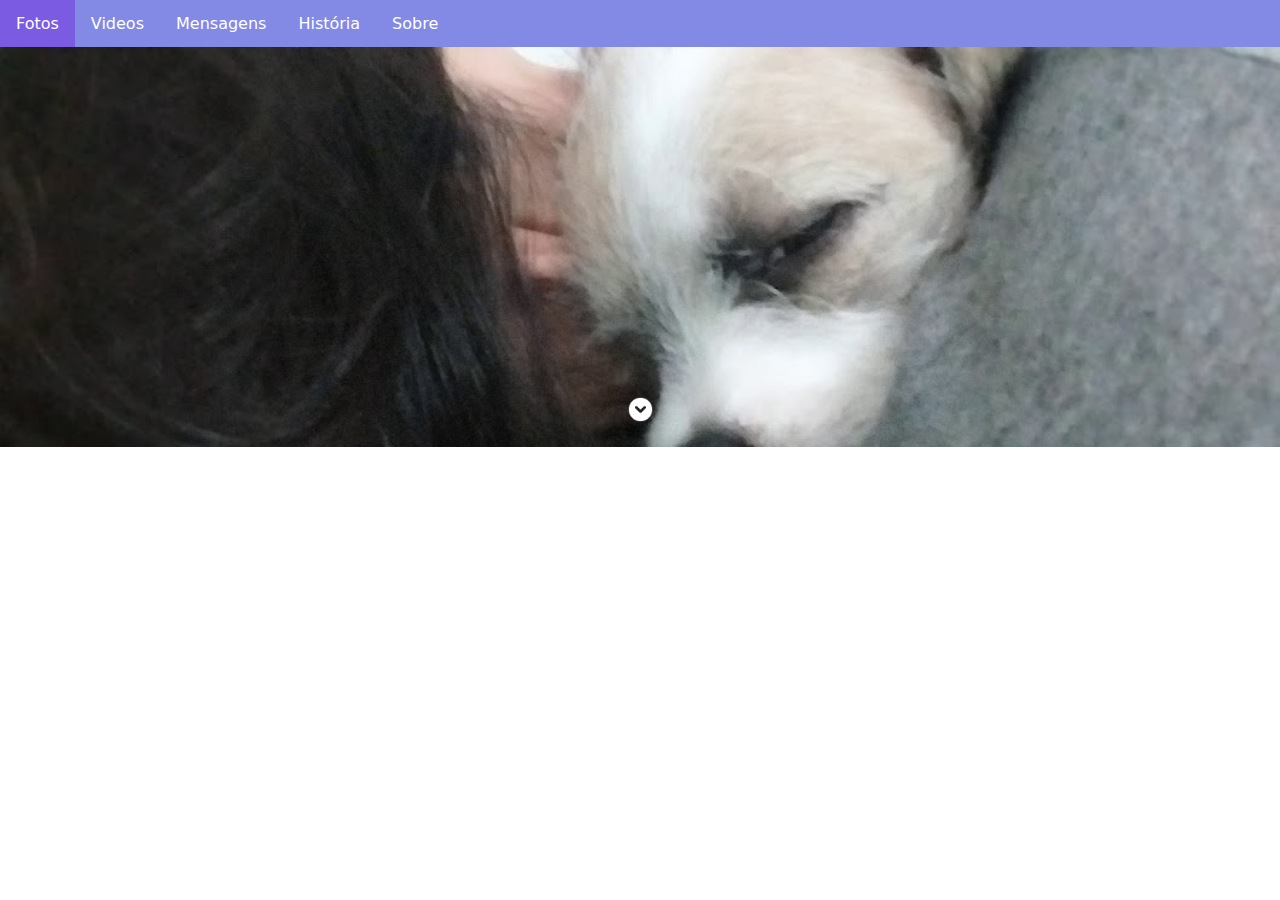
<file: layouts-pag/index.html>
<!DOCTYPE html>
<html lang="pt-br">
<head>
    <meta charset="UTF-8">
    <meta name="viewport" content="width=device-width, initial-scale=1.0">
    <link rel="stylesheet" href="/css/style.css">
    <title>Site namorada</title>
</head>
<body>
    <ul>
        <li><a href="">Fotos</a></li>
        <li><a href="">Videos</a></li>
        <li><a href="">Mensagens</a></li>
        <li><a href="">História</a></li>
        <li><a href="">Sobre</a></li>
    </ul>
    <div class="bunner">
        <div class="aniFle">
            <img id="flecha" src="img/flecha.png" alt="">
        </div>
    </div>
</body>
</html>
</file>
<file: assets/css/style.css>
*,
*::before,
*::after {
    box-sizing: border-box;
}

* {
    margin: 0;
    padding: 0;
    font: inherit;
}

body {
    min-height: 100vh;
    background-color: #1d1d1d;
}

img,
picture,
video,
canvas,
svg {
    display: block;
    max-width: 100%;
    height: 80%;
}

button {
    border: none;
    background: none;
    color: inherit;
    cursor: pointer;
}

a {
    text-decoration: none;
    text-transform: uppercase;
    font-family: system-ui, -apple-system, BlinkMacSystemFont, 'Segoe UI', Roboto, Oxygen, Ubuntu, Cantarell, 'Open Sans', 'Helvetica Neue', sans-serif;
    color: white;
}

.menu {
    background-color: #2893ad;
    display: flex;
    justify-content: center;
}

.menu a {
    font-weight: bold;
    padding: 0.5rem 1rem;
    transition: all 200ms ease-in-out;
    margin-inline: 2rem;
}

.menu a:hover {
    box-shadow: 0px 0px 5px #1d1d1d;
}

.galery {
    max-width: 1280px;
    margin: auto;
    padding-block: 3rem;
    display: flex;
    justify-content: center;
    align-content: center;
    flex-wrap: wrap;
    
}

.card a {
    margin-inline: 2rem;
    color: #1d1d1d;
}

.card {
    width: 100%;
    margin-inline: 15px;
    max-width: 500px;
    transition: all 400ms ease-in-out;
}

.card:hover {
    padding-inline: 3rem;
    padding-block: 1rem;
}

.card p {
    background-color: white;
    padding: 15px;
    text-align: center;
    font-weight: 600;
    font-size: 13px;
}

@media(width < 950px) {
    .galery {
        flex-direction: column;
        align-items: center;
    }

    .card {
        margin-block: 15px;
        max-width: 350px;
    }

    .card:hover {
        max-width: 450px;
    }
}
</file>
<file: AI-landingpage/assets/css/style.css>
*,
*::before,
*::after {
    box-sizing: border-box;
}

* {
    margin: 0;
    padding: 0;
    font: inherit;
}

:root {
    --color-dark: #040313;
    --color-white: #fefefe;
    --opactity: #fefefeda;
    --title: #2e3463;
    --text: #737387;
    --gradient: linear-gradient(90deg, rgba(249, 134, 83, 1) 0%, rgba(226, 95, 91, 1) 53%, rgba(208, 57, 96, 1) 100%);
    --gradient-two: linear-gradient(90deg, rgba(208, 57, 96, 1) 0%, rgba(226, 95, 91, 1) 53%, rgba(249, 134, 83, 1) 100%);
}

body {
    min-height: 100vh;
    color: #f3f3f3;
    font-family: "Poppins", sans-serif;
    color: var(--color-white);
}

img,
picture,
video,
canvas,
svg {
    display: block;
    max-width: 100%;
}

button {
    border: none;
    background: none;
    color: inherit;
    cursor: pointer;
}

a {
    text-decoration: none;
    color: inherit;
}

.container {
    max-width: 1080px;
    margin: auto;
    padding-block: 5rem;
}

.astroner-bg {
    background-image: url(../img/moon.png);
    background-position: center center;
    background-size: cover;
}

.moon-bg {
    background-image: url(../img/moon-bottom.png);
    background-position: center center;
    background-size: cover;
}

/* ------------aside------------- */

.container-frame {
    height: 100vh;
}


.aside {
    max-width: 1080px;
    margin: auto;
    padding-inline: 4rem;
    padding-block: 3rem;
    display: flex;
    justify-content: space-between;
    align-items: center;
    color: var(--color-white);
}

.aside-logo {
    display: flex;
    align-items: center;
    width: 15rem;
    font-size: 1.7rem;
    font-weight: 700;
    letter-spacing: 1px;
}

.aside-moon {
    display: inline-block;
    width: 3rem;
    margin-right: 1rem;
}

.aside-logo-text {
    display: inline-block;
}

.aside-logo-text p {
    color: var(--opactity);
    font-size: 0.8rem;
    font-weight: 400;
}

.aside ul {
    display: flex;
    align-items: center;
    list-style: none;
    letter-spacing: 1px;
}

.aside li {
    font-weight: 500;
    float: left;
    margin-right: 2rem;

}

.aside-burguer {
    font-size: 2rem;
    font-weight: 700;
    transform: rotate(90deg);
}

@media (width < 570px) {
    .aside {
        flex-wrap: wrap;
        justify-content: center;
    }
}

/* --------------home----------- */

.home-container {
    max-width: 35rem;
    min-width: 20rem;
    width: 80%;
    padding-block: 2.5rem;
    display: flex;
    flex-direction: column;
    align-items: center;
}

.home-title {
    font-size: 3rem;
    font-weight: 600;
    color: var(--color-white);
}

.home-text {
    text-align: justify;
    font-size: 1.2rem;
    font-weight: 500;
    color: var(--opactity);
    padding-block: 2rem;
    line-height: 2;
}

.home-btn {
    color: var(--opactity);
    text-transform: uppercase;
    font-weight: 700;
    letter-spacing: 1px;
    background: var(--gradient);
    padding: 1rem 2.5rem;
    border-radius: 30px;
    box-shadow: 0px 2px 10px #2e2e36;
    cursor: pointer;
}

.home-btn:hover {
    box-shadow: inset 1px 1px 7px #2e2e36;
}

.home-arrow {
    width: 2.5rem;
    position: relative;
    animation-name: example;
    animation-duration: 3s;
    animation-iteration-count: infinite;
}

@media (width < 1080px) {
    .home-title {
        font-size: 2.5rem;
        text-align: center;
    }

    .home-text {
        width: 100%;
        padding-inline: 2rem;
        font-size: 1rem;
    }
}

@media (width < 700px) {

    .home-container {
        padding-block: 1rem;
    }

    .home-title {
        font-size: 2rem;
        text-align: center;
    }

    .aside {
        padding-block-end: 0;
    }

}

@media (width < 500px) {
    .home-text {
        font-size: 0.8rem;
    }

}

/* ----------card-vision------------ */

        .card-container {
            padding-inline: 6rem;
            display: flex;
            justify-content: space-between;
            align-items: center;
        }

        .card-left {
            max-width: 30rem;
            min-width: 15rem;
        }

        .card-title {
            font-size: 2.2rem;
            letter-spacing: 1px;
            color: var(--title);
            font-weight: 800;
            margin-bottom: 1.5rem;
        }

        .card-text {
            color: var(--text);
            font-size: 1.1rem;
            font-weight: 500;
            letter-spacing: 0.5px;
            margin-bottom: 1.5rem;
            line-height: 1.5;
            max-width: 35ch;
        }

        .card-btn {
            color: var(--title);
            width: 13rem;
            border: 0.19rem solid#d03960;
            border-radius: 25px;
            text-align: center;
            text-transform: uppercase;
            letter-spacing: 1px;
            font-weight: 700;
            font-size: 0.9rem;
            padding-block: 0.9rem;
            transition: all 200ms ease-in-out;
            cursor: pointer;
        }

        .card-btn:hover {
            border: 0.19rem solid var(--opactity);
            background: #d03960;
            color: white;
        }

        .card-right {
            max-width: 30rem;
            min-width: 15rem;
        }

        .card-img-left {
            padding-inline-end: 5rem;
            min-width: 23rem;
        }

        .card-img-right {
            padding-inline-start: 5rem;
            min-width: 23rem;
        }

        @media (width < 800px) {
            .card-container {
                flex-direction: column;
                align-items: center;
            }

            .card-left {
                display: flex;
                flex-direction: column;
                align-items: center;
                text-align: center;
            }

            .card-right {
                display: flex;
                flex-direction: column;
                align-items: center;
                text-align: center;
            }
        }

        /* ---------bottom---------- */

        .card-moon-bottom {
            height: 100vh;
            display: flex;
            justify-content: space-between;
            align-items: center;
        }

        .card-moon-bottom .card-btn {
            color: var(--color-white);
        }

        @media (width < 1150px) {
            .card-moon-bottom {
                justify-content: space-evenly;
            }
        }

        @media (width < 800px) {
            .card-moon-bottom {
                justify-content: space-evenly;
            }

            .card-moon-bottom .home-text {
                min-width: 30ch;
            }
        }

        /* ---------footer---------- */

        .footer {
            max-width: 1080px;
            margin: auto;
            padding-block: 3rem;
        }

        .footer-list {
            max-width: 1080px;
            margin: auto;
            padding-inline: 6rem;
            font-size: 1rem;
            letter-spacing: 0.1rem;
            color: var(--title);
            font-weight: 700;
            text-transform: uppercase;
        }

        .footer-list ul {
            list-style: none;
            display: flex;
            justify-content: space-between;
            align-items: center;
        }

        .footer-img {
            width: 1.5rem;
        }

        .line {
            max-width: 1080px;
            margin-inline: 6rem;
            height: 2px;
            background-color: rgba(0, 0, 0, 0.15);
            margin-block: 5rem;
        }

        .footer-bot {
            display: flex;
            justify-content: space-between;
            padding-inline: 6rem;
            align-items: center;
            max-width: 1080px;
            margin: auto;
            letter-spacing: 0.1rem;
            color: var(--title);
        }

        .footer-copyright {
            color: var(--text);
            opacity: 60%;
        }

        @media (width < 900px) {
            .footer-list ul {
                justify-content: center;
                flex-wrap: wrap;
            }

            .footer-list li {
                margin: 1rem;
            }
        }

        @media (width < 800px) {
            .footer-bot {
                flex-wrap: wrap;
                justify-content: center;
            }

            .footer-copyright {
                text-align: center;
            }
        }

        @keyframes example {
            0% {
                left: 0px;
                top: 0px;
            }

            25% {
                left: 0px;
                top: 10px;
            }

            50% {
                left: 0px;
                top: 0px;
            }

            75% {
                left: 0px;
                top: 10px;
            }

            100% {
                left: 0px;
                top: 0px;
            }
        }
</file>
<file: landing-page-prod/assets/css/style.css>
:root {
    --blue-dark: #110f2b;
    --gap: 3rem;
    --middle-white: #f5f5f5;
    --gray: #888888;
    --btn-color-bg: #2f3a83;
}

* {
    margin: 0;
    padding: 0;
    box-sizing: border-box;
    list-style: none;
}

html {
    font-size: 62.5%;
}

body {
    font-family: system-ui, -apple-system, BlinkMacSystemFont, 'Segoe UI', Roboto, Oxygen, Ubuntu, Cantarell, 'Open Sans', 'Helvetica Neue', sans-serif;
    font-size: 2rem;
    color: var(--blue-dark);
    line-height: 1.5;
}

a {
    text-decoration: none;
    color: var(--blue-dark);
}

h2 {
    font-size: 4rem;
    margin-bottom: 4rem;
    text-transform: uppercase;
    line-height: 1.2;
}

.cloud-bg {
    background-image: url(../img/background-cloud.svg);
    background-size: cover;
    background-position: center center;
    color: var(--middle-white);
}

.white-bg {
    background: var(--middle-white);
    color: var(--blue-dark);
}

.sound-bg {
    background-image: url(../img/Sound.svg);
    background-size: cover;
    background-position: center center;
}

.line-bg {
    background-image: url(../img/line-background.svg);
    background-size: cover;
    background-position: center center;
}

.logo-img {
    width: 4rem;
}

.main-content {
    max-width: 120rem;
    margin: 0 auto;
    padding: 10rem var(--gap);
}

.container {
    min-height: 100vh;
}

.btn-saiba {
    color: var(--middle-white);
    background: var(--btn-color-bg);
    margin-top: 3rem;
    width: 60%;
    padding: 5px 0;
    text-align: center;
    border: 1px solid var(--middle-white);
    border-radius: 5px;
    cursor: pointer;
    transition: all 300ms ease-in-out;
}

.btn-saiba:hover {
    color: var(--blue-dark);
    background: var(--middle-white);

}

/* -----------menu--------------- */

.menu {
    position: fixed;
    z-index: 1;
    top: 0;
    left: 0;
    right: 0;
    width: 100%;
    background: white;
    box-shadow: 0px 0px 8px 0px #8f9dff;
}

.menu-content {
    display: flex;
    justify-content: space-between;
    align-items: center;
    padding-top: 0;
    padding-bottom: 0;
}

.menu ul {
    list-style: none;
    display: flex;
}

.menu ul li a {
    display: block;
    padding: 2rem;
    font-size: 1.8rem;
    color: var(--blue-dark);
    position: relative;
}

.menu ul li a::after {
    background: var(--blue-dark);
    content: '';
    position: absolute;
    bottom: 1rem;
    left: 50%;
    width: 0;
    height: 0.2rem;
    transition: all 300ms ease-in-out;
}

.menu ul li a:hover::after {
    width: 80%;
    left: 10%;
}

/* ---------home------------ */

.container-content {
    display: grid;
    grid-template-columns: 1fr 1.5fr;
    align-items: stretch;
    gap: var(--gap);
    min-height: 100vh;
}

.container-content-text,
.content-img {
    display: flex;
    flex-flow: column wrap;
    justify-content: center;
}

.content-img img {
    max-width: 100%;
    height: auto;
}

/* -----------beneficios---------- */

.grid {
    display: grid;
    grid-template-columns: repeat(4, 1fr);
    gap: var(--gap);
}

.grid h3 {
    font-size: 2rem;
    position: relative;
    padding-bottom: 2rem;
}

.grid-about-content {
    display: flex;
    flex-flow: column wrap;
    justify-content: center;
    min-height: 100vh;
    background-color: white;

}

.grid-about-content h2 {
    margin-bottom: 5rem;
}

.grid-title {
    margin-bottom: 2rem;
}

.about-ben {
    max-width: 100%;
    text-align: center;
    display: flex;
    justify-content: space-between;
    padding: 1rem;
    flex-direction: column;
    align-items: center;
    box-shadow: 0px 1px 10px 1px #c4c4c4;
    transition: all 300ms ease-in-out;
}

.about-ben:hover {
    transform: rotate(2deg);
}

.about-ben p {
    font-size: 2rem;
}

/* ------------Produto----------- */

.prod-content {
    display: grid;
    grid-template-columns: 1.5fr 1fr;
    align-items: stretch;
    gap: var(--gap);
    min-height: 100vh;
}

.prod-content-text {
    display: flex;
    flex-flow: column wrap;
    justify-content: center;
    color: var(--middle-white);
}

.prod-content-text div {
    display: grid;
    align-items: center;
    background: var(--middle-white);
    color: var(--blue-dark);
    box-shadow: 0px 0px 5px var(--middle-white);
    padding: var(--gap);
    min-height: 30rem;
    border-radius: 15px;
}

.prod-content-text h3 {
    text-transform: uppercase;
    margin-bottom: 2rem;
}

.notication-text p {
    margin-bottom: var(--gap);
}

.notication-text h3 {
    text-align: center;
}

.notication-text button {
    background: rgb(202, 31, 66);
    text-transform: uppercase;
    color: white;
    padding: 1rem;
    border: none;
    border-radius: 5px;
    box-shadow: 0px 0px 5px var(--blue-dark);
    cursor: pointer;
    transition: all 200ms ease-in-out;
}

.notication-text button:hover {
    background: rgb(167, 20, 49);
    box-shadow: 2px 2px 10px var(--blue-dark);
}

.footer {
    font-size: 1.6rem;
}

.footer .grid {
    grid-template-columns: repeat(3, 1fr);
    justify-items: center;
    padding: 2rem 10rem;
}

.footer p {
    text-align: center;
    margin-bottom: 2rem;
}

.footer p a:hover {
    color: var(--btn-color-bg);
}

.close-menu {
    display: none;
}

@media (max-width: 900px) {
    .container-content {
        grid-template-columns: none;
    }

    .container-content .content-img {
        display: none;
    }

    .grid {
        grid-template-columns: repeat(2, 1fr);
    }

    .prod-content {
        grid-template-columns: none;
    }

    .footer .grid {
        grid-template-columns: none;
        justify-items: left;
    }
}

@media (max-width: 500px) {
    .grid {
        grid-template-columns: repeat(1, 1fr);
    }

    .menu {
        overflow-x: auto;

    }
}
</file>
<file: landingpage-nft/assets/css/style.css>
*,
*::before,
*::after {
    box-sizing: border-box;
}

/* 
1-rgba(42, 18, 59, 1)
2-rgba(6, 6, 26, 1)
3-rgba(42, 6, 66, 1)
4-rgba(6, 6, 26, 1)

*/
* {
    margin: 0;
    padding: 0;
    font: inherit;
}

:root {
    --dark-blue: #06061A;
    --gap: 2rem;
    --grad-button: linear-gradient(to right, #e8546b, #ac3cf6);
    --cian-green: #2eb1a3;
    --color-description: rgba(255, 255, 255, 0.6);
}

body {
    min-height: 100vh;
    background-color: var(--dark-blue);
    color: #f3f3f3;
    font-family: "Poppins", sans-serif;
}

img,
picture,
video,
canvas,
svg {
    display: block;
    max-width: 100%;
}

button {
    border: none;
    background: none;
    color: inherit;
    cursor: pointer;
}

.overlay-bg {
    background-image: url(../img/overlay-bg.svg);
    background-position: center center;
    background-size: cover;
    min-height: 100vh;
}

.blob-bg {
    background-image: url(../img/Blob-bg.svg);
    background-position: center center;
    background-size: cover;
}

/* -----------header---------- */
.header {
    display: flex;
    justify-content: space-between;
    align-items: center;
    padding-inline: 1.25rem;
    padding-block: 1.5rem;
    max-width: 1366px;
    margin-inline: auto;
}

.header-logo {
    font-size: 1.25rem;
    font-weight: 600;
}

.header-logo a {
    text-decoration: none;
    color: inherit;
}

.nav-ul {
    display: flex;
    gap: var(--gap);
    list-style: none;
}

.nav-a {
    color: inherit;
    text-decoration: none;
}

.header-icon {
    width: 1.7rem;
    color: white
}

.header-icon-btn {
    display: none;
}

@media (width < 768px) {
    .header-nav {
        display: none;
    }

    .header-icon-btn {
        display: block;
    }
}

/* -------------HERO--------------- */

.hero {
    display: flex;
    padding-inline: 1.25rem;
    padding-top: 6rem;
    overflow: hidden;
    max-width: 1080px;
    margin-inline: auto;
}

.hero-left,
.hero-right {
    flex: 1;
}

.hero-up-text {
    color: var(--cian-green);
    text-transform: uppercase;
    font-weight: 600;
}

.hero-title {
    font-size: 3rem;
    line-height: 1.1;
    font-weight: 600;
    letter-spacing: -0.05em;
    margin-top: 0.75rem;
}

.hero-description {
    font-size: 0.9rem;
    opacity: 0.7;
    font-weight: 300;
    line-height: calc(1em + 0.5rem);
    margin-block: 1.5rem;
    max-width: 56ch;
}

.hero-right {
    display: flex;
    flex-direction: column;
    align-items: center;

}

.hero-img {
    max-width: 500px;
    transform: rotate(15deg);
    opacity: 0.8;
}

@media(width < 1024px) {
    .hero {
        flex-direction: column;
        gap: var(--gap);
    }

    .hero-title {
        max-width: 20ch;
    }

    .hero-img {
        width: 100%;
        max-width: 400px;
    }
}

@media(width < 475px) {
    .hero-titlo {
        font-size: 2.5rem;
    }
}

/* -------------------seção-------------- */

.info {

    padding-top: var(--gap);
    max-width: 1080px;
    margin-inline: auto;

}

.line {
    width: 100%;
    height: 2px;
    background-color: rgba(255, 255, 2555, 0.15);

}

.items-wrapper {

    display: flex;
    flex-wrap: wrap;
    gap: var(--gap);
    margin-top: 4rem;
    padding-inline: 1.25rem;
}

.item {
    flex: 1;
    min-width: 200px;
}

.item-title {
    font-size: 2.5rem;
    font-weight: 600;
    line-height: 1;
    text-align: center;
}

.item-description {
    color: var(--color-description);
    text-transform: uppercase;
    text-align: center;
}

/* ------------info wrapper----------- */

.info-wrapper {
    display: flex;
    align-self: center;
    padding-inline: 1.5rem;
    gap: var(--gap);
    margin-top: 7rem;
}

.info-left {
    flex: 1;
}

.info-right {
    flex: 1;
}

.section-up-text {
    color: var(--cian-green);
    text-transform: uppercase;
    font-weight: 700;
}

.section-title {
    font-size: 2.5rem;
    line-height: 1.2;
    font-weight: 500;
}

.section-description {
    color: var(--color-description);
    line-height: calc(1em + 0.7rem);
    margin-block: 1rem;
}

.section-btn {
    background: var(--grad-button);
    padding: 0.5em 1.75em;
    border-radius: 6px;
    color: var(--dark-blue);
    font-weight: 500;
}

@media(width < 1024px) {
    .info-wrapper {
        flex-direction: column;
    }

    .section-description {
        max-width: 60ch;
    }
}


@media(width < 475px) {
    .section-title {
        font-size: 2rem;
    }
}

/* ---------fetures--------- */
.features {
    max-width: 1080px;
    margin-inline: auto;
    margin-block: 5rem;
}

.fetures-wrapper {
    background: #10101e;
    padding: 4rem 2rem 2rem 2rem;
    border-radius: 12px;
}

.features-text {
    text-align: center;
}

.features-description {
    max-width: 60ch;
    margin-inline: auto;
}

.feature-cards {
    display: flex;
    flex-wrap: wrap;
    gap: var(--gap);
    row-gap: 4rem;
    margin-top: 6rem;
}

.feature-card {
    background-color: #25283d;
    padding: 6rem 2rem 2rem 2rem;
    border-radius: 12px;
    flex: 1;
    min-width: 300px;
    position: relative;
}

.feature-card-img {
    width: 6rem;
    position: absolute;
    top: 0;
    left: 2rem;
    top: -3rem;
}

.feature-card-title {
    font-size: 1.5rem;
    font-weight: 500;
}

.feature-card-description {
    color: var(--color-description);
    font-weight: 300;
}

/* ---------infos------------ */

.learn-more-btn {
    display: flex;
    align-items: center;
    border-bottom: 1px solid var(--cian-green);
    color: var(--cian-green);
}

.learn-more-btn img {
    margin-left: 0.5rem;
    width: 1rem;
}


.nft-collection {
    max-width: 80%;
}

.info-btns {
    display: flex;
}

.img-btn-change {
    flex: 1;
    align-content: center;
}

.btn-arrow {
    width: 2rem;
    background-color: var(--cian-green);
    padding: 7px;
    border-radius: 10px;
}

.btn-arrow img {
    width: 1.5rem;
}

/* ------------bunner------------ */

.bunner-register {
    margin-block: 3rem;
    margin-inline: auto;
    max-width: 1080px;
    background: linear-gradient(90deg, rgba(245, 125, 115, 1) 0%, rgba(181, 56, 159, 1) 52%, rgb(95 28 121) 100%);
    display: flex;
    justify-content: space-between;
    align-items: center;
    padding-inline: 5rem;
    height: 10rem;
    border-radius: 15px;
}

.bunner-title {
    color: var(--dark-blue);
    width: 35ch;
    font-size: 1.5rem;
    font-weight: 600;
    margin-bottom: 1rem;
    padding-inline: 1rem;
}

.bunner-description {
    color: var(--dark-blue);
    font-weight: 400;
}

.bunner-btn {
    background-color: var(--dark-blue);
    padding: 0.8rem 2rem;
    text-align: center;
    border-radius: 10px;
}

@media(width < 910px) {
    .bunner-title {
        width: 25ch;
    }
}

@media(width < 750px) {
    .bunner-register {
        width: 35ch;
        height: auto;
        flex-direction: column;
        padding-block: 2rem;
        text-align: center;
    }

    .bunner-description {
        margin-bottom: 1rem;
    }
}

/* -----------------review------------- */

.review {
    max-width: 1080px;
    margin-inline: auto;
    display: flex;
    align-items: center;
    padding-inline: 1.5rem;
}

.review-left {
    margin-right: 8rem;
}

.review-title {
    width: 20ch;
    font-size: 1.5rem;
    font-weight: 600;
}

.review-text {
    color: var(--color-description);
}

.review-stars {
    width: 4.5rem;
}

.review-user {
    display: flex;
    justify-content: space-between;
    margin-top: 1rem;
}

.review-nick {
    font-weight: 600;
}

.user-img {
    border: 1px solid var(--color-description);
    border-radius: 50px;
    padding: 5px;
    width: 3rem;
    display: flex;
    justify-content: center;
    align-items: center;
}

.user-img img {
    height: 2rem;
}

@media(width < 750px) {
    .review {
        flex-direction: column;
        align-items: baseline;
    }
}

/* ------------end--------------- */

.end {
    max-width: 1080px;
    margin-inline: auto;
    display: flex;
    flex-direction: column;
    align-items: center;
    margin-block: 5rem;
}

.video-end {
    background-color: var(--dark-blue);
    width: 100%;
    border-radius: 15px;
    margin-bottom: 3rem;
    text-align: -webkit-center;
}

.join-us {
    width: 100%;
    display: flex;
    flex-direction: column;
    align-items: center;
    background-color: #25283d;
    border-radius: 15px;
    padding-block: 5rem;
}

.join-title {
    font-size: 2rem;
    font-weight: 600;
    margin-bottom: 1rem;
}

.join-text {
    width: 45ch;
    color: var(--color-description);
    text-align: center;
    margin-bottom: 1.5rem;
}

.join-us button {
    font-weight: 500;
}

@media(width < 750px) {
    .join-text {
        width: 32ch;
    }

    .end{
        width: 35ch;
    }

    .join-title {
        width: 15ch;
        text-align: center;
    }
}

/* ----------footer-------- */

.footer {
    background-image: url(../img/overlay-footer.svg);
    background-position: center center;
    background-size: cover;
    width: 100%;
    padding: 3rem 5rem 0;
}

.footer-dados {
    display: flex;
    justify-content: space-between;
    flex-wrap: wrap;
    margin-bottom: 2rem;
}

.footer-title {
    font-size: 1rem;
    font-weight: 600;
    margin-bottom: 0.5rem;
}

.footer-one {
    min-width: 15rem;
    max-width: 20rem;
}

.footer-description {
    font-size: 0.8rem;
    width: auto;
    font-weight: 400;
    opacity: 80%;
    margin-bottom: 0.5rem;
}

.footer-two {
    min-width: 15rem;
    max-width: 20rem;
}

.footer-contact-title {
    text-transform: uppercase;
    font-size: 1rem;
    font-weight: 600;
    border-left: 2px solid var(--cian-green);
    padding-left: 0.5em;
    margin-bottom: 0.5rem;

}

.footer-three {
    min-width: 15rem;
    max-width: 30rem;
}

.footer-form {
    margin-bottom: 1rem;
}

.footer-form .footer-description {
    width: 100ch;
}

.footer-email {
    background: #34343b;
    border: none;
    border-top-left-radius: 13px;
    border-bottom-left-radius: 13px;
    padding: 0.3rem 1rem;
    color: var(--color-description);
    font-size: 1rem;
}

.footer-submit {
    position: absolute;
    background-color: var(--cian-green);
    border-top-right-radius: 13px;
    border-bottom-right-radius: 13px;
    border: none;
    padding: 0.3rem 1rem;
    color: white;
}

@media(width < 900px) {
    .footer-one {
        margin-bottom: 1rem;
    }

    .footer-two {
        margin-bottom: 1rem;
    }

    .footer-email {
        width: 10rem;

    }
}

.copyright {
    display: flex;
    justify-content: space-between;
    align-items: center;
    color: var(--color-description);
    font-size: 0.7rem;
    padding-bottom: 1rem;
}

.copyright ul {
    list-style: none;
    overflow: hidden;
}

.copyright li {
    float: left;
    padding-inline: 1rem;
}
</file>
<file: css/style.css>
body {
    padding: 0;
    margin: 0;
}


ul {
    list-style-type: none;
    margin: 0;
    padding: 0;
    overflow: hidden;
    background-color: #828AE5;
}

li {
    float: left;
}

li a {
    font-family: system-ui, -apple-system, BlinkMacSystemFont, 'Segoe UI', Roboto, Oxygen, Ubuntu, Cantarell, 'Open Sans', 'Helvetica Neue', sans-serif;
    display: block;
    color: white;
    text-align: center;
    padding: 14px 16px;
    text-decoration: none;
}

li a:hover {
    background-color: #7C5BE3;
}

.bunner {
    background-image: url(../img/20240315_191842.jpg);
    background-repeat: no-repeat;
    background-size: cover;
    width: 100%;
    height: 50ch;
}

@keyframes example {
    0% {
        left: 0px;
        top: 0px;
    }

    25% {
        left: 0px;
        top: 10px;
    }

    50% {
        left: 0px;
        top: 0px;
    }

    75% {
        left: 0px;
        top: 10px;
    }

    100% {
        left: 0px;
        top: 0px;
    }
}

.aniFle {
    width: auto;
    text-align: center;
    position: relative;
    animation-name: example;
    animation-duration: 3s;
    animation-iteration-count: infinite
}

#flecha {
    filter: invert(100%);
    transform: rotatez(90deg);
    width: 25px;
    position: relative;
    top: 350px;
}
</file>
